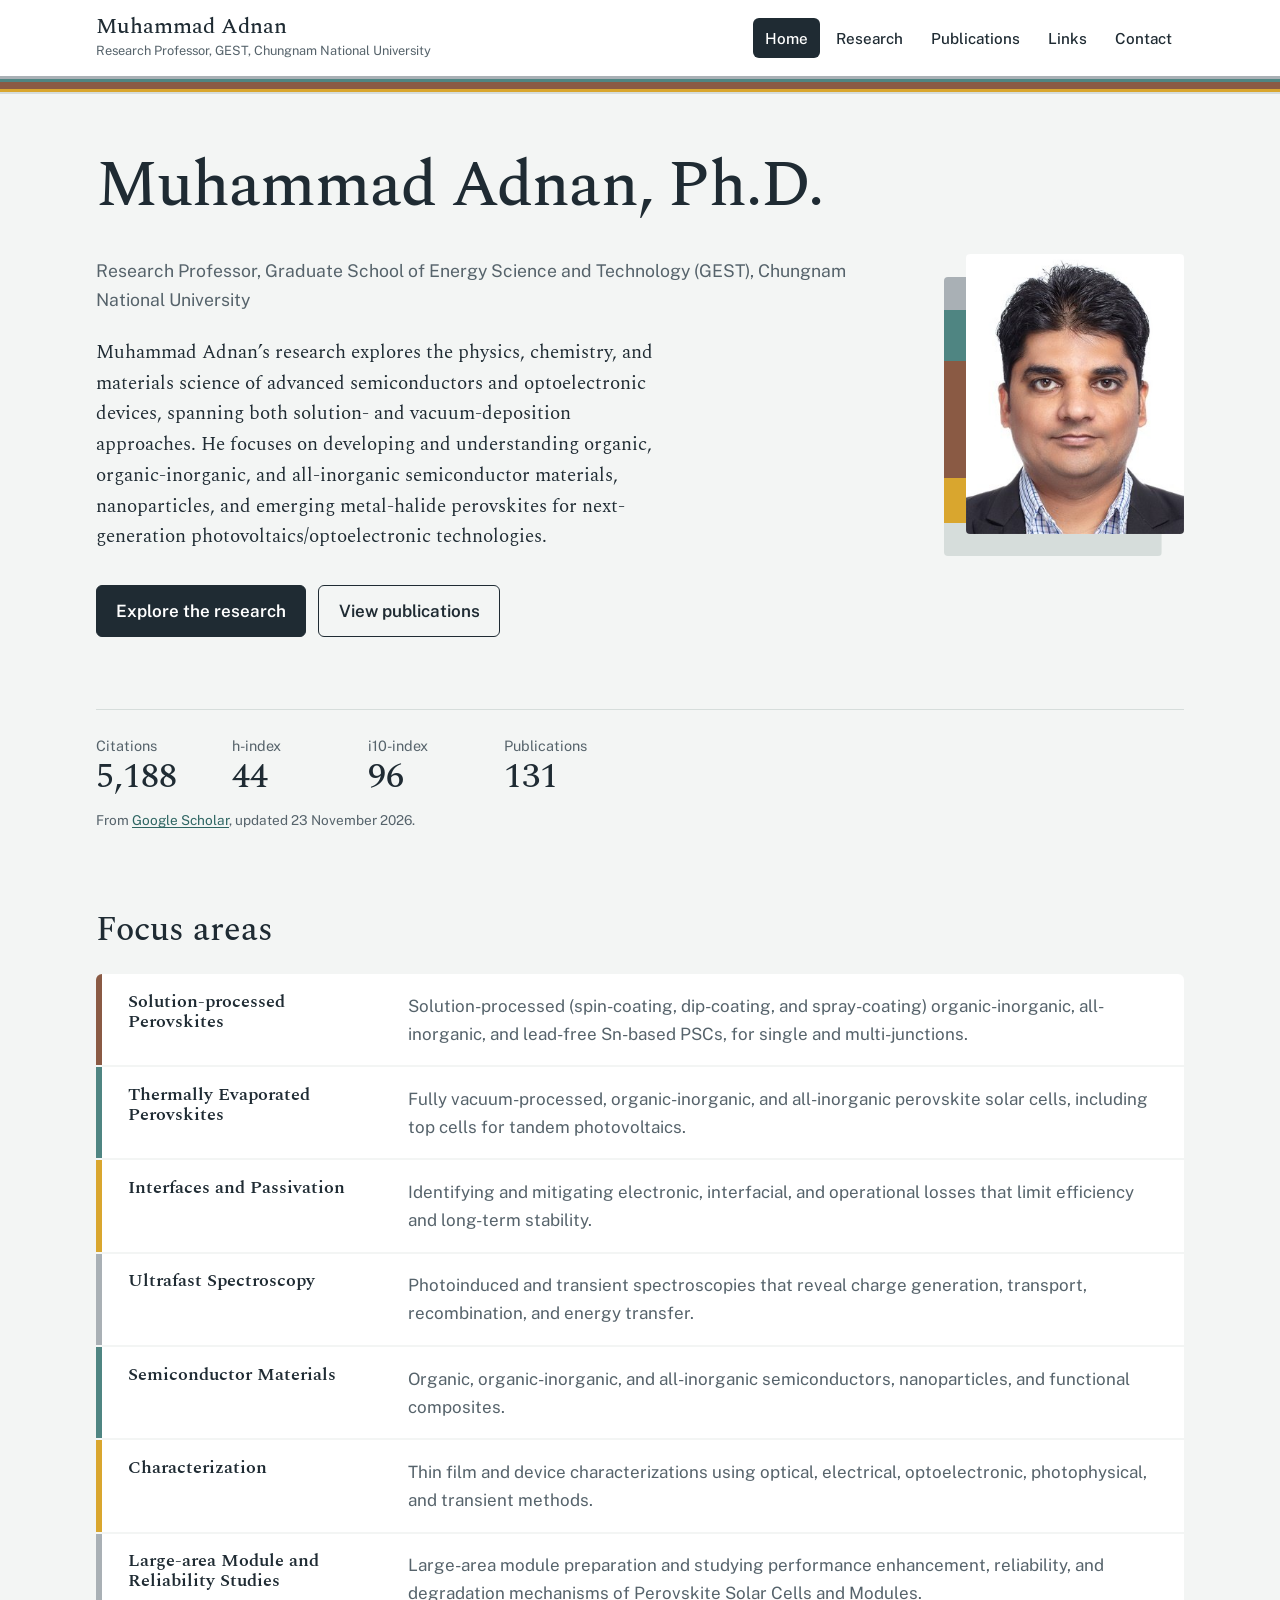
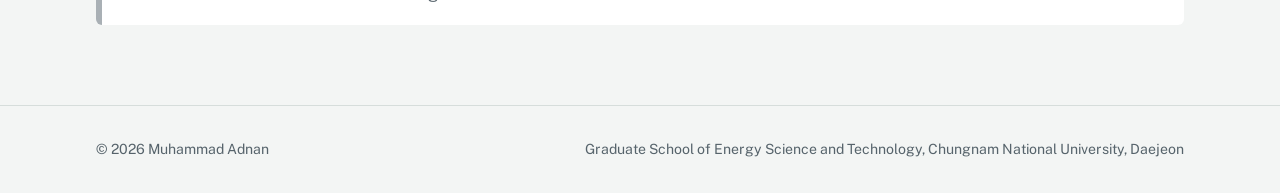
<file: index.html>
<!doctype html>
<html lang="en">
<head>
<meta charset="utf-8">
<meta name="viewport" content="width=device-width, initial-scale=1">
<title>Muhammad Adnan, Ph.D. | Perovskite photovoltaics and optoelectronics</title>
<meta name="description" content="Muhammad Adnan researches advanced semiconductors, metal-halide perovskites and next-generation photovoltaic devices at Chungnam National University.">
<link rel="icon" href="assets/img/favicon.svg" type="image/svg+xml">
<link rel="preconnect" href="https://fonts.googleapis.com">
<link rel="preconnect" href="https://fonts.gstatic.com" crossorigin>
<link href="https://fonts.googleapis.com/css2?family=Public+Sans:wght@400;500;600;700&family=Spectral:ital,wght@0,400;0,500;0,600;1,400&display=swap" rel="stylesheet">
<link rel="stylesheet" href="assets/css/style.css">
</head>
<body data-page="home">
<a class="skip" href="#main">Skip to content</a>
<header class="site-header">
  <div class="wrap">
    <a class="brand" href="index.html">Muhammad Adnan<small>Research Professor, GEST, Chungnam National University</small></a>
    <nav aria-label="Main">
      <ul>
        <li><a href="index.html" data-page="home">Home</a></li>
        <li><a href="research.html" data-page="research">Research</a></li>
        <li><a href="publications.html" data-page="publications">Publications</a></li>
        <li><a href="links.html" data-page="links">Links</a></li>
        <li><a href="contact.html" data-page="contact">Contact</a></li>
      </ul>
    </nav>
  </div>
  <div class="stack-rule" aria-hidden="true"><span></span><span></span><span></span><span></span><span></span></div>
</header>
<main id="main" class="wrap">

<section class="hero">
  <div>
    <h1>Muhammad Adnan, Ph.D.</h1>
    <p class="role">Research Professor, Graduate School of Energy Science and Technology (GEST), Chungnam National University</p>
    <p class="lede">Muhammad Adnan’s research explores the physics, chemistry, and materials science of advanced semiconductors and optoelectronic devices, spanning both solution- and vacuum-deposition approaches. He focuses on developing and understanding organic, organic-inorganic, and all-inorganic semiconductor materials, nanoparticles, and emerging metal-halide perovskites for next-generation photovoltaics/optoelectronic technologies.</p>
    <div class="actions">
      <a class="btn primary" href="research.html">Explore the research</a>
      <a class="btn" href="publications.html">View publications</a>
    </div>
  </div>
  <div class="portrait">
    <img src="assets/img/portrait.jpg" width="303" height="389" alt="Portrait of Muhammad Adnan">
  </div>
</section>

<section id="metrics" hidden aria-label="Research metrics">
  <dl class="metrics"></dl>
  <p class="metrics-note"></p>
</section>

<section class="focus">
  <h2>Focus areas</h2>
  <ul class="focus-list">
    <li style="--c: var(--pvk)"><h3>Solution-processed Perovskites</h3><p> Solution-processed (spin-coating, dip-coating, and spray-coating) organic-inorganic, all-inorganic, and lead-free Sn-based PSCs, for single and multi-junctions.</p></li>
    <li style="--c: var(--ito)"><h3>Thermally Evaporated Perovskites</h3><p>Fully vacuum-processed, organic-inorganic, and all-inorganic perovskite solar cells, including top cells for tandem photovoltaics.</p></li>
    <li style="--c: var(--pbi)"><h3>Interfaces and Passivation</h3><p> Identifying and mitigating electronic, interfacial, and operational losses that limit efficiency and long-term stability.</p></li>
    <li style="--c: var(--ag)"><h3>Ultrafast Spectroscopy</h3><p>Photoinduced and transient spectroscopies that reveal charge generation, transport, recombination, and energy transfer.</p></li>
    <li style="--c: var(--ito)"><h3>Semiconductor Materials</h3><p>Organic, organic-inorganic, and all-inorganic semiconductors, nanoparticles, and functional composites.</p></li>
    <li style="--c: var(--pbi)"><h3>Characterization</h3><p>Thin film and device characterizations using optical, electrical, optoelectronic, photophysical, and transient methods.</p></li>
    <li style="--c: var(--ag)"><h3>Large-area Module and Reliability Studies</h3><p>Large-area module preparation and studying performance enhancement, reliability, and degradation mechanisms of Perovskite Solar Cells and Modules.</p></li>
  </ul>
</section>
</main>
<footer class="site-footer">
  <div class="wrap">
    <span>&copy; <span data-year></span> Muhammad Adnan</span>
    <span>Graduate School of Energy Science and Technology, Chungnam National University, Daejeon</span>
  </div>
</footer>
<script src="assets/js/main.js" defer></script>
</body>
</html>
</file>
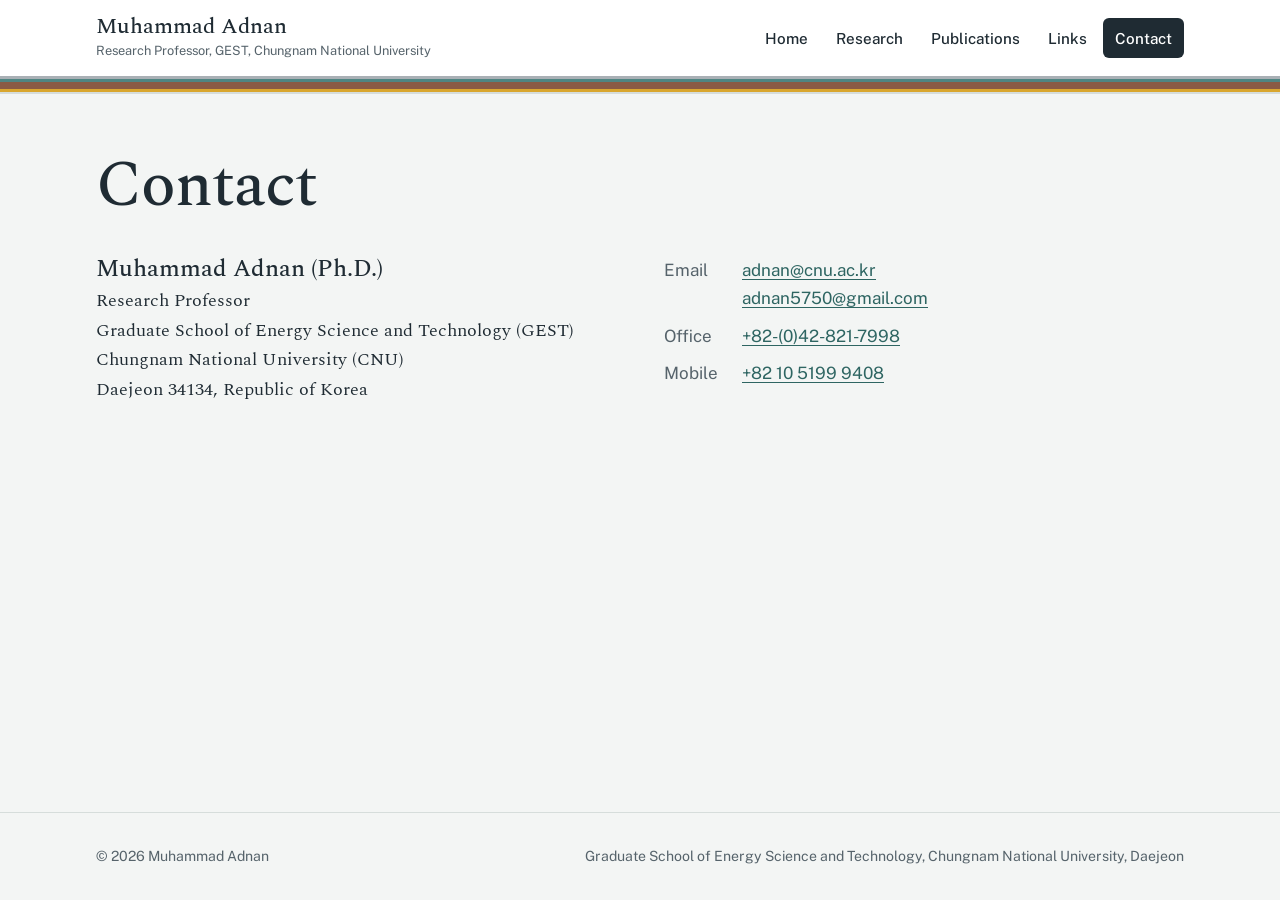
<file: contact.html>
<!doctype html>
<html lang="en">
<head>
<meta charset="utf-8">
<meta name="viewport" content="width=device-width, initial-scale=1">
<title>Contact | Muhammad Adnan</title>
<meta name="description" content="Contact details for Muhammad Adnan, Research Professor at GEST, Chungnam National University.">
<link rel="icon" href="assets/img/favicon.svg" type="image/svg+xml">
<link rel="preconnect" href="https://fonts.googleapis.com">
<link rel="preconnect" href="https://fonts.gstatic.com" crossorigin>
<link href="https://fonts.googleapis.com/css2?family=Public+Sans:wght@400;500;600;700&family=Spectral:ital,wght@0,400;0,500;0,600;1,400&display=swap" rel="stylesheet">
<link rel="stylesheet" href="assets/css/style.css">
</head>
<body data-page="contact">
<a class="skip" href="#main">Skip to content</a>
<header class="site-header">
  <div class="wrap">
    <a class="brand" href="index.html">Muhammad Adnan<small>Research Professor, GEST, Chungnam National University</small></a>
    <nav aria-label="Main">
      <ul>
        <li><a href="index.html" data-page="home">Home</a></li>
        <li><a href="research.html" data-page="research">Research</a></li>
        <li><a href="publications.html" data-page="publications">Publications</a></li>
        <li><a href="links.html" data-page="links">Links</a></li>
        <li><a href="contact.html" data-page="contact">Contact</a></li>
      </ul>
    </nav>
  </div>
  <div class="stack-rule" aria-hidden="true"><span></span><span></span><span></span><span></span><span></span></div>
</header>
<main id="main" class="wrap">

<header class="page-title"><h1>Contact</h1></header>
<div class="two-col">
  <section>
    <h2 class="contact-name">Muhammad Adnan (Ph.D.)</h2>
    <address>
      Research Professor<br>
      Graduate School of Energy Science and Technology (GEST)<br>
      Chungnam National University (CNU)<br>
      Daejeon 34134, Republic of Korea
    </address>
  </section>
  <section>
    <dl class="contact-rows">
      <dt>Email</dt>
      <dd><a href="mailto:adnan@cnu.ac.kr">adnan@cnu.ac.kr</a><br><a href="mailto:adnan5750@gmail.com">adnan5750@gmail.com</a></dd>
      <dt>Office</dt>
      <dd><a href="tel:+82428217998">+82-(0)42-821-7998</a></dd>
      <dt>Mobile</dt>
      <dd><a href="tel:+821051999408">+82 10 5199 9408</a></dd>
    </dl>
  </section>
</div>
</main>
<footer class="site-footer">
  <div class="wrap">
    <span>&copy; <span data-year></span> Muhammad Adnan</span>
    <span>Graduate School of Energy Science and Technology, Chungnam National University, Daejeon</span>
  </div>
</footer>
<script src="assets/js/main.js" defer></script>
</body>
</html>
</file>
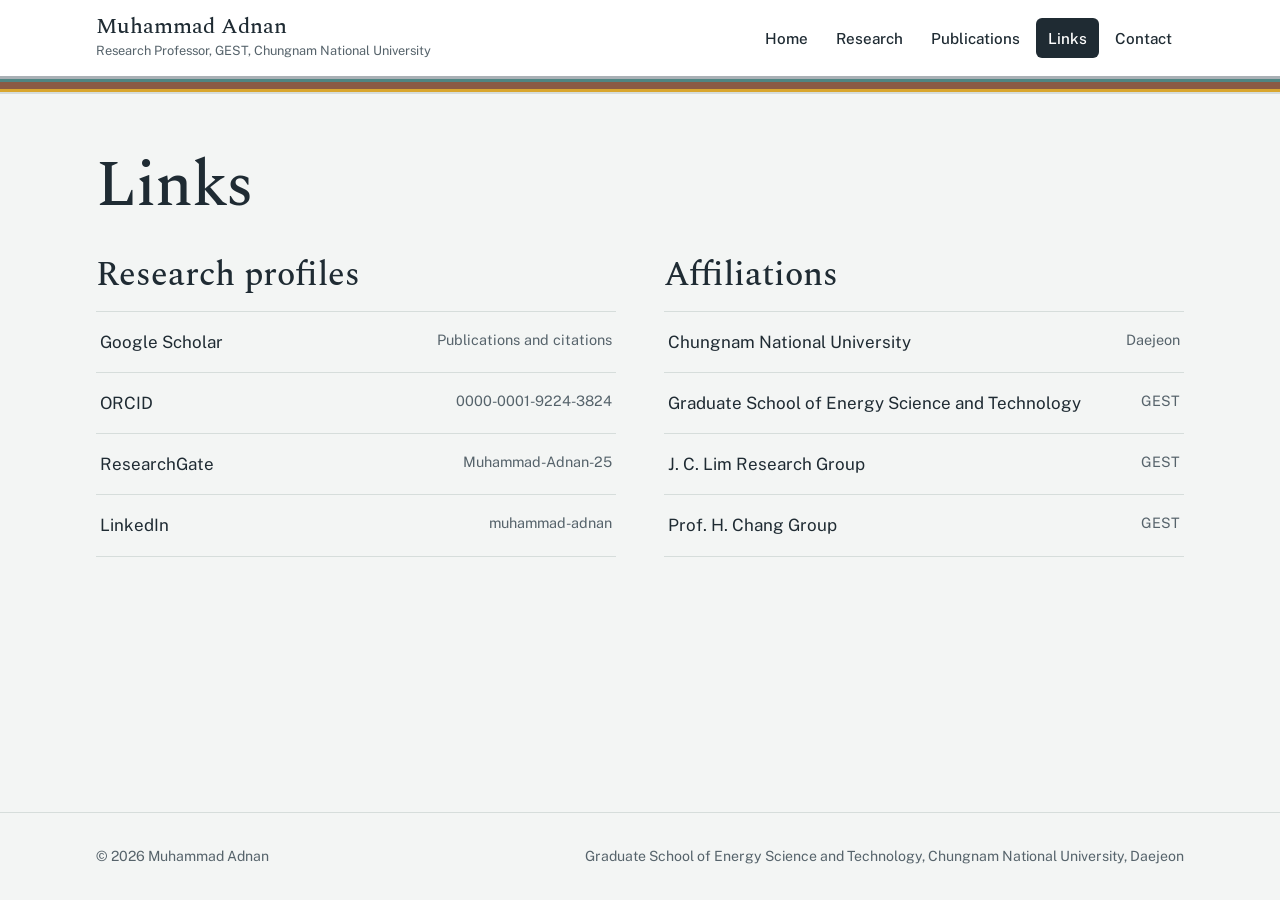
<file: links.html>
<!doctype html>
<html lang="en">
<head>
<meta charset="utf-8">
<meta name="viewport" content="width=device-width, initial-scale=1">
<title>Links | Muhammad Adnan</title>
<meta name="description" content="Research profiles and affiliations of Muhammad Adnan.">
<link rel="icon" href="assets/img/favicon.svg" type="image/svg+xml">
<link rel="preconnect" href="https://fonts.googleapis.com">
<link rel="preconnect" href="https://fonts.gstatic.com" crossorigin>
<link href="https://fonts.googleapis.com/css2?family=Public+Sans:wght@400;500;600;700&family=Spectral:ital,wght@0,400;0,500;0,600;1,400&display=swap" rel="stylesheet">
<link rel="stylesheet" href="assets/css/style.css">
</head>
<body data-page="links">
<a class="skip" href="#main">Skip to content</a>
<header class="site-header">
  <div class="wrap">
    <a class="brand" href="index.html">Muhammad Adnan<small>Research Professor, GEST, Chungnam National University</small></a>
    <nav aria-label="Main">
      <ul>
        <li><a href="index.html" data-page="home">Home</a></li>
        <li><a href="research.html" data-page="research">Research</a></li>
        <li><a href="publications.html" data-page="publications">Publications</a></li>
        <li><a href="links.html" data-page="links">Links</a></li>
        <li><a href="contact.html" data-page="contact">Contact</a></li>
      </ul>
    </nav>
  </div>
  <div class="stack-rule" aria-hidden="true"><span></span><span></span><span></span><span></span><span></span></div>
</header>
<main id="main" class="wrap">

<header class="page-title"><h1>Links</h1></header>
<div class="two-col">
  <section>
    <h2>Research profiles</h2>
    <ul class="link-list">
      <li><a href="https://scholar.google.com/citations?user=IPrRziQAAAAJ&amp;hl=en"><span>Google Scholar</span><span class="meta">Publications and citations</span></a></li>
      <li><a href="https://orcid.org/0000-0001-9224-3824"><span>ORCID</span><span class="meta">0000-0001-9224-3824</span></a></li>
      <li><a href="https://www.researchgate.net/profile/Muhammad-Adnan-25"><span>ResearchGate</span><span class="meta">Muhammad-Adnan-25</span></a></li>
      <li><a href="https://www.linkedin.com/in/muhammad-adnan-33927192/"><span>LinkedIn</span><span class="meta">muhammad-adnan</span></a></li>
    </ul>
  </section>
  <section>
    <h2>Affiliations</h2>
    <!-- Add URLs: replace <span class="item"> with <a href="..."> -->
    <ul class="link-list">
      <li><span class="item"><span>Chungnam National University</span><span class="meta">Daejeon</span></span></li>
      <li><span class="item"><span>Graduate School of Energy Science and Technology</span><span class="meta">GEST</span></span></li>
      <li><span class="item"><span>J. C. Lim Research Group</span><span class="meta">GEST</span></span></li>
      <li><span class="item"><span>Prof. H. Chang Group</span><span class="meta">GEST</span></span></li>
    </ul>
  </section>
</div>
</main>
<footer class="site-footer">
  <div class="wrap">
    <span>&copy; <span data-year></span> Muhammad Adnan</span>
    <span>Graduate School of Energy Science and Technology, Chungnam National University, Daejeon</span>
  </div>
</footer>
<script src="assets/js/main.js" defer></script>
</body>
</html>
</file>
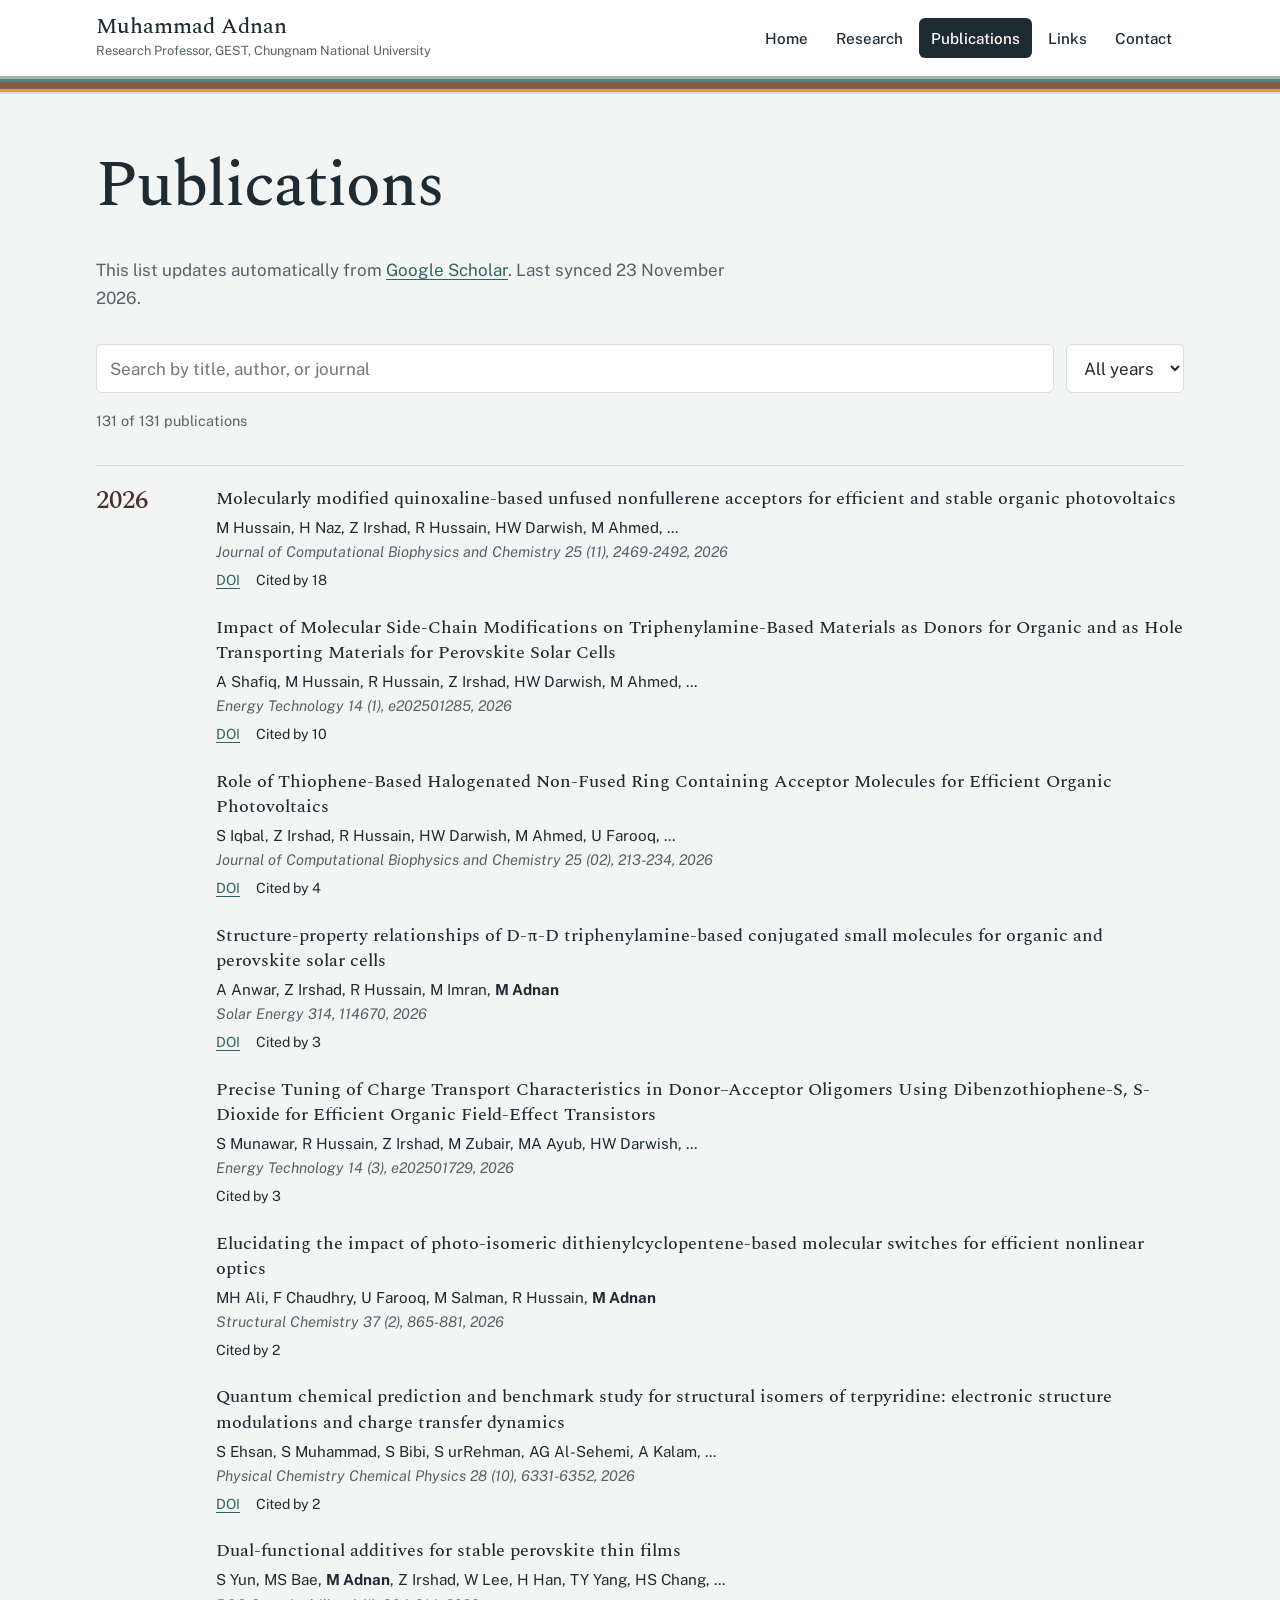
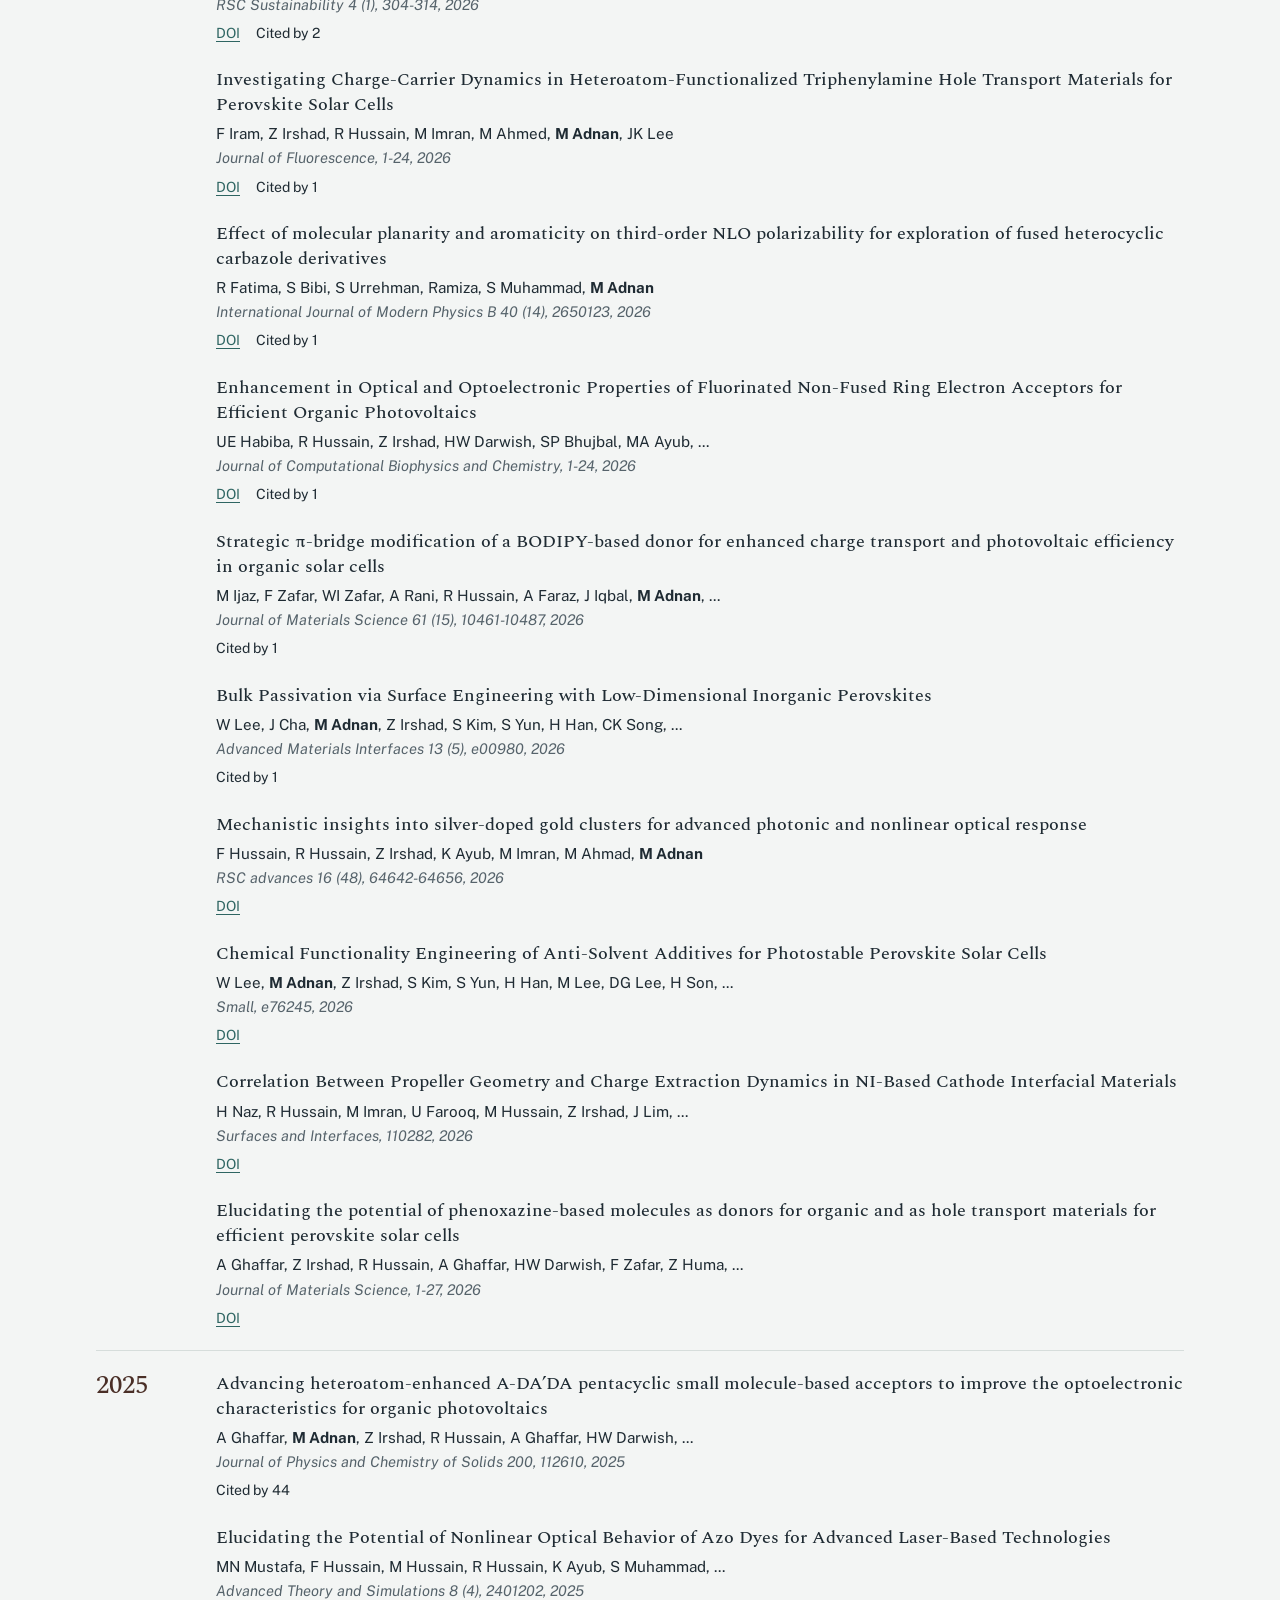
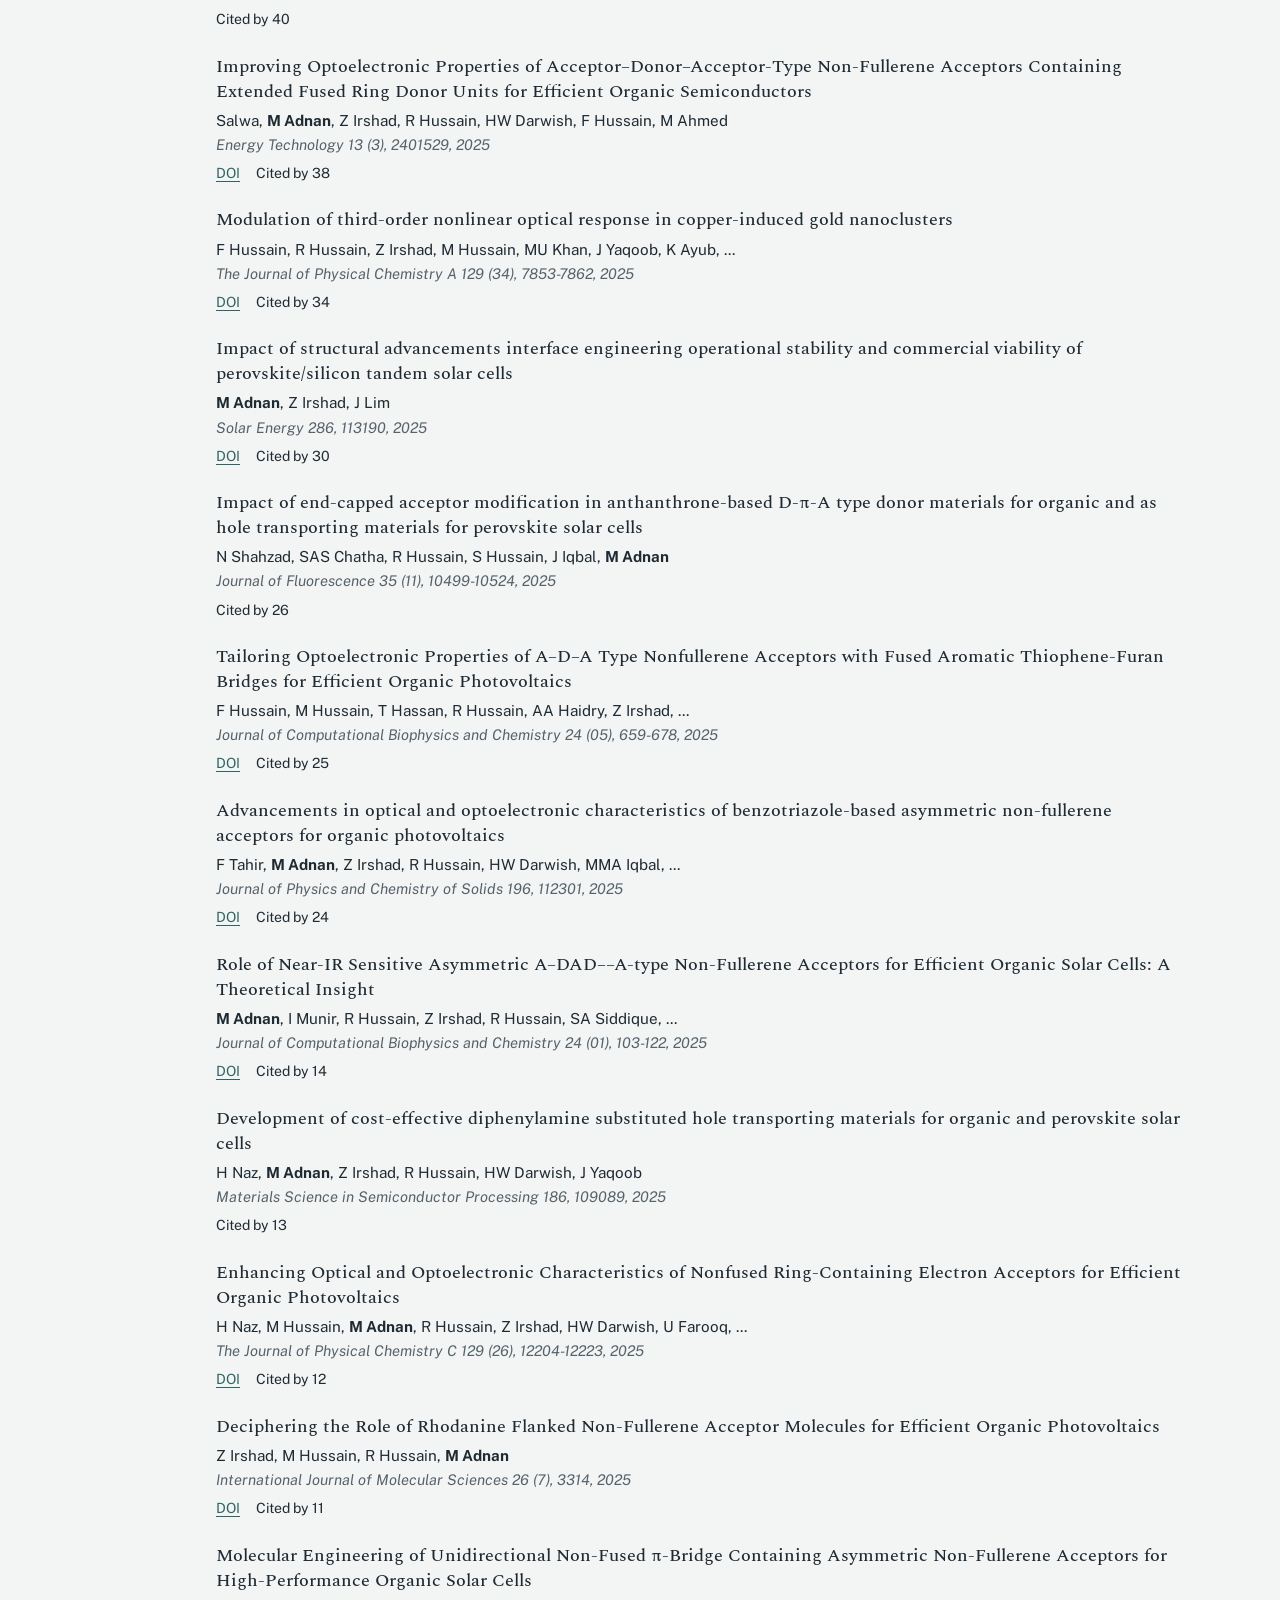
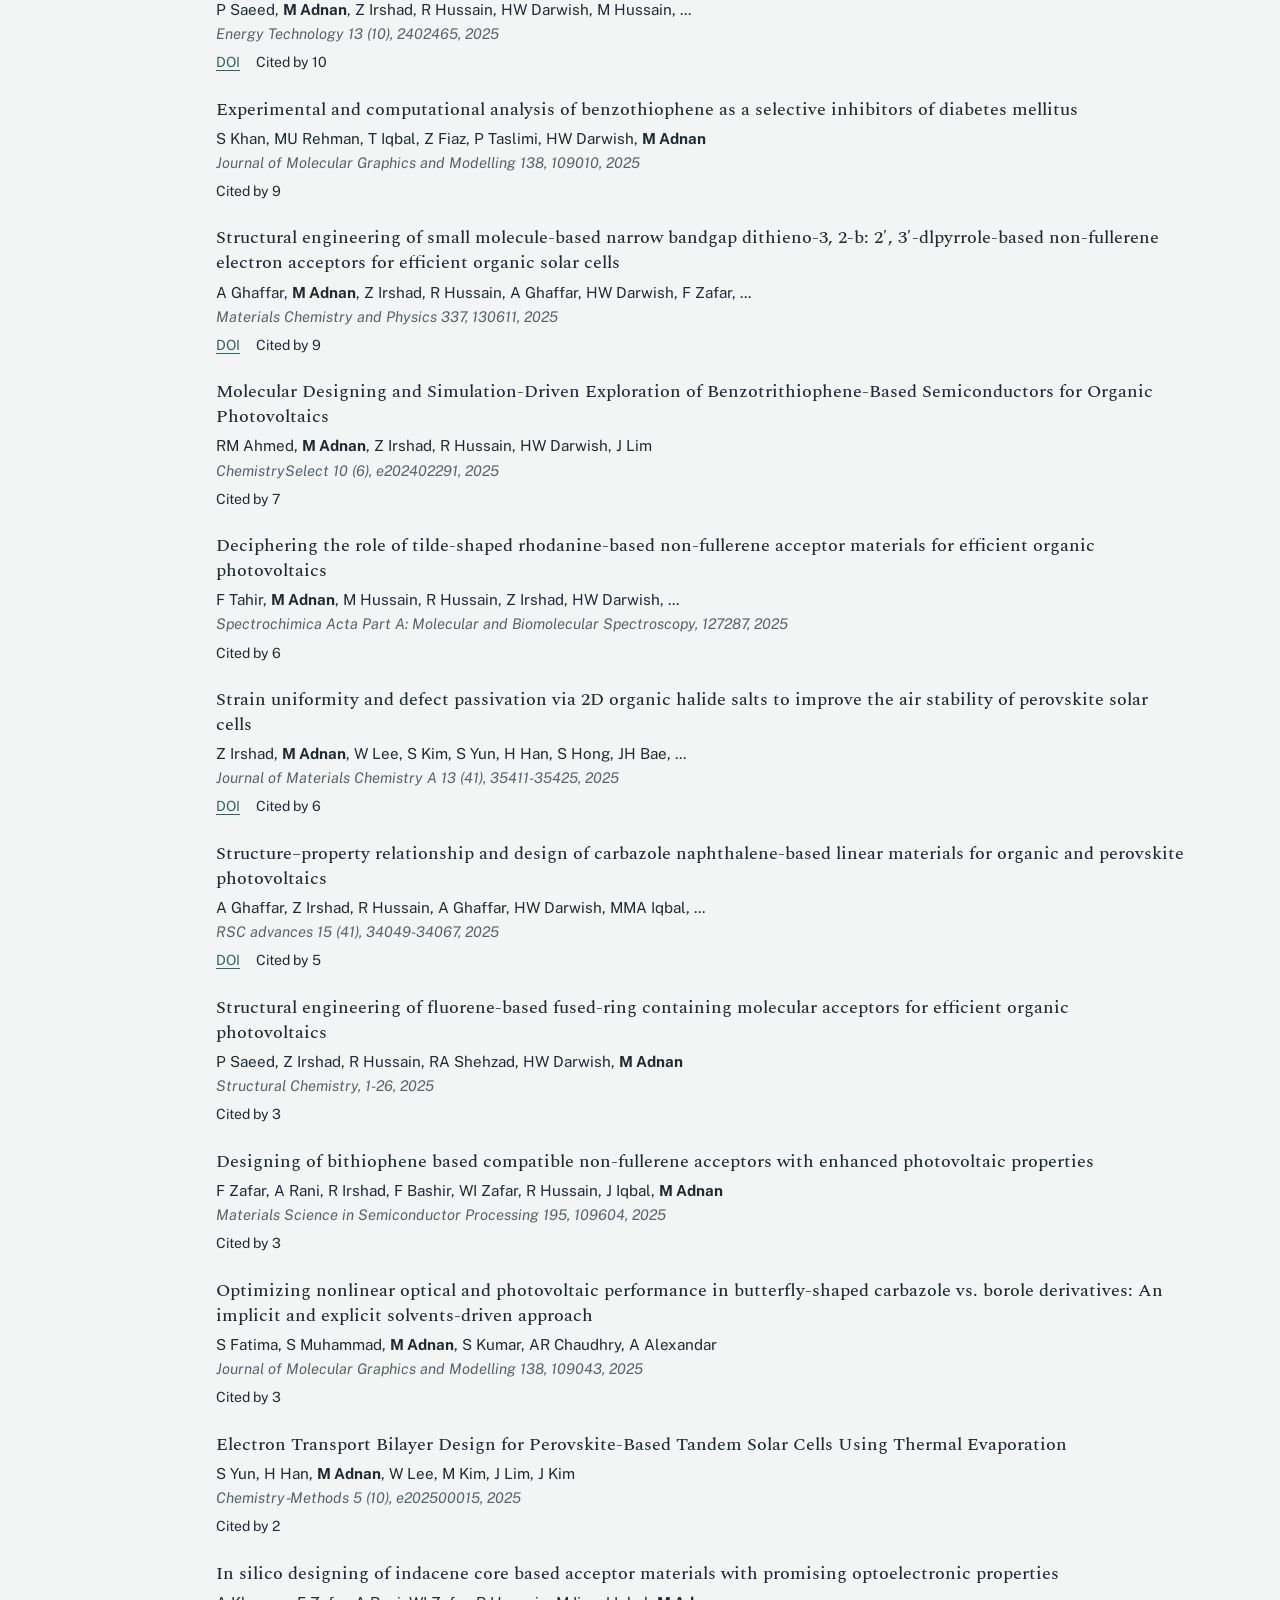
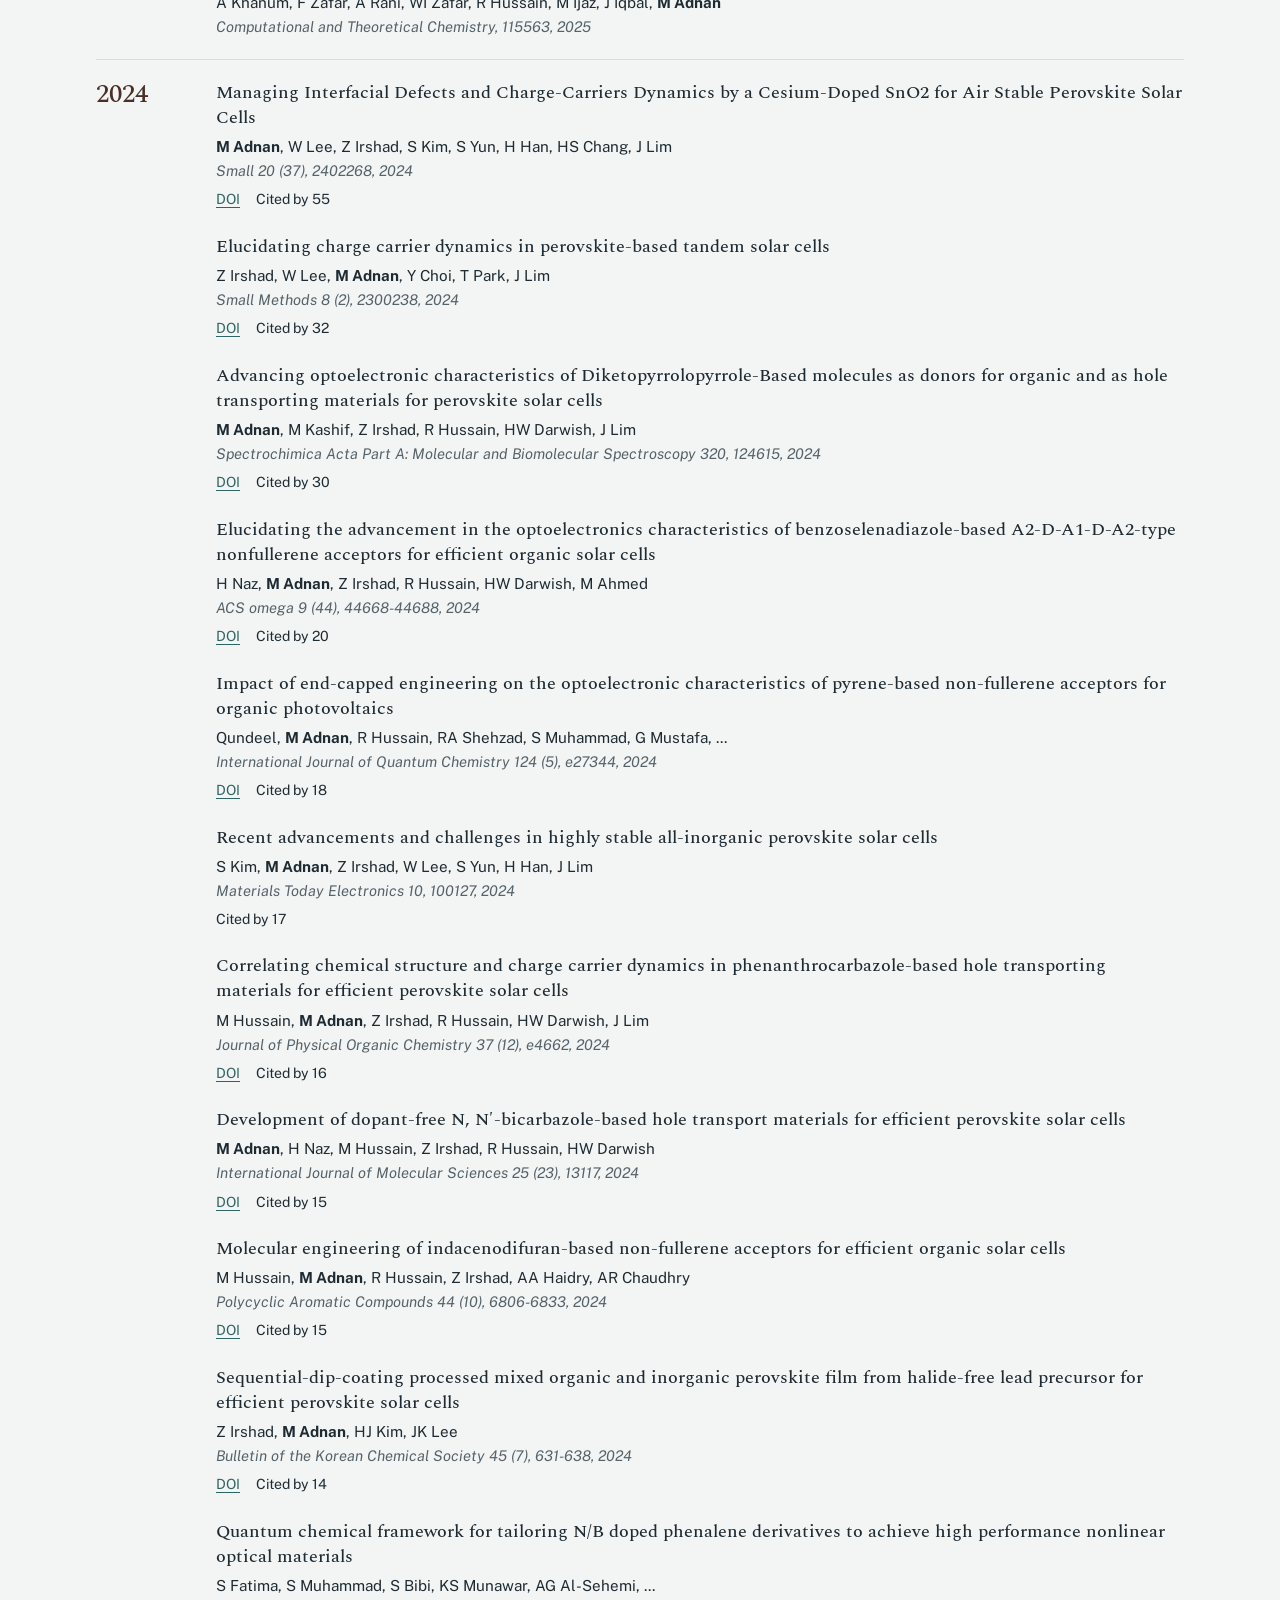
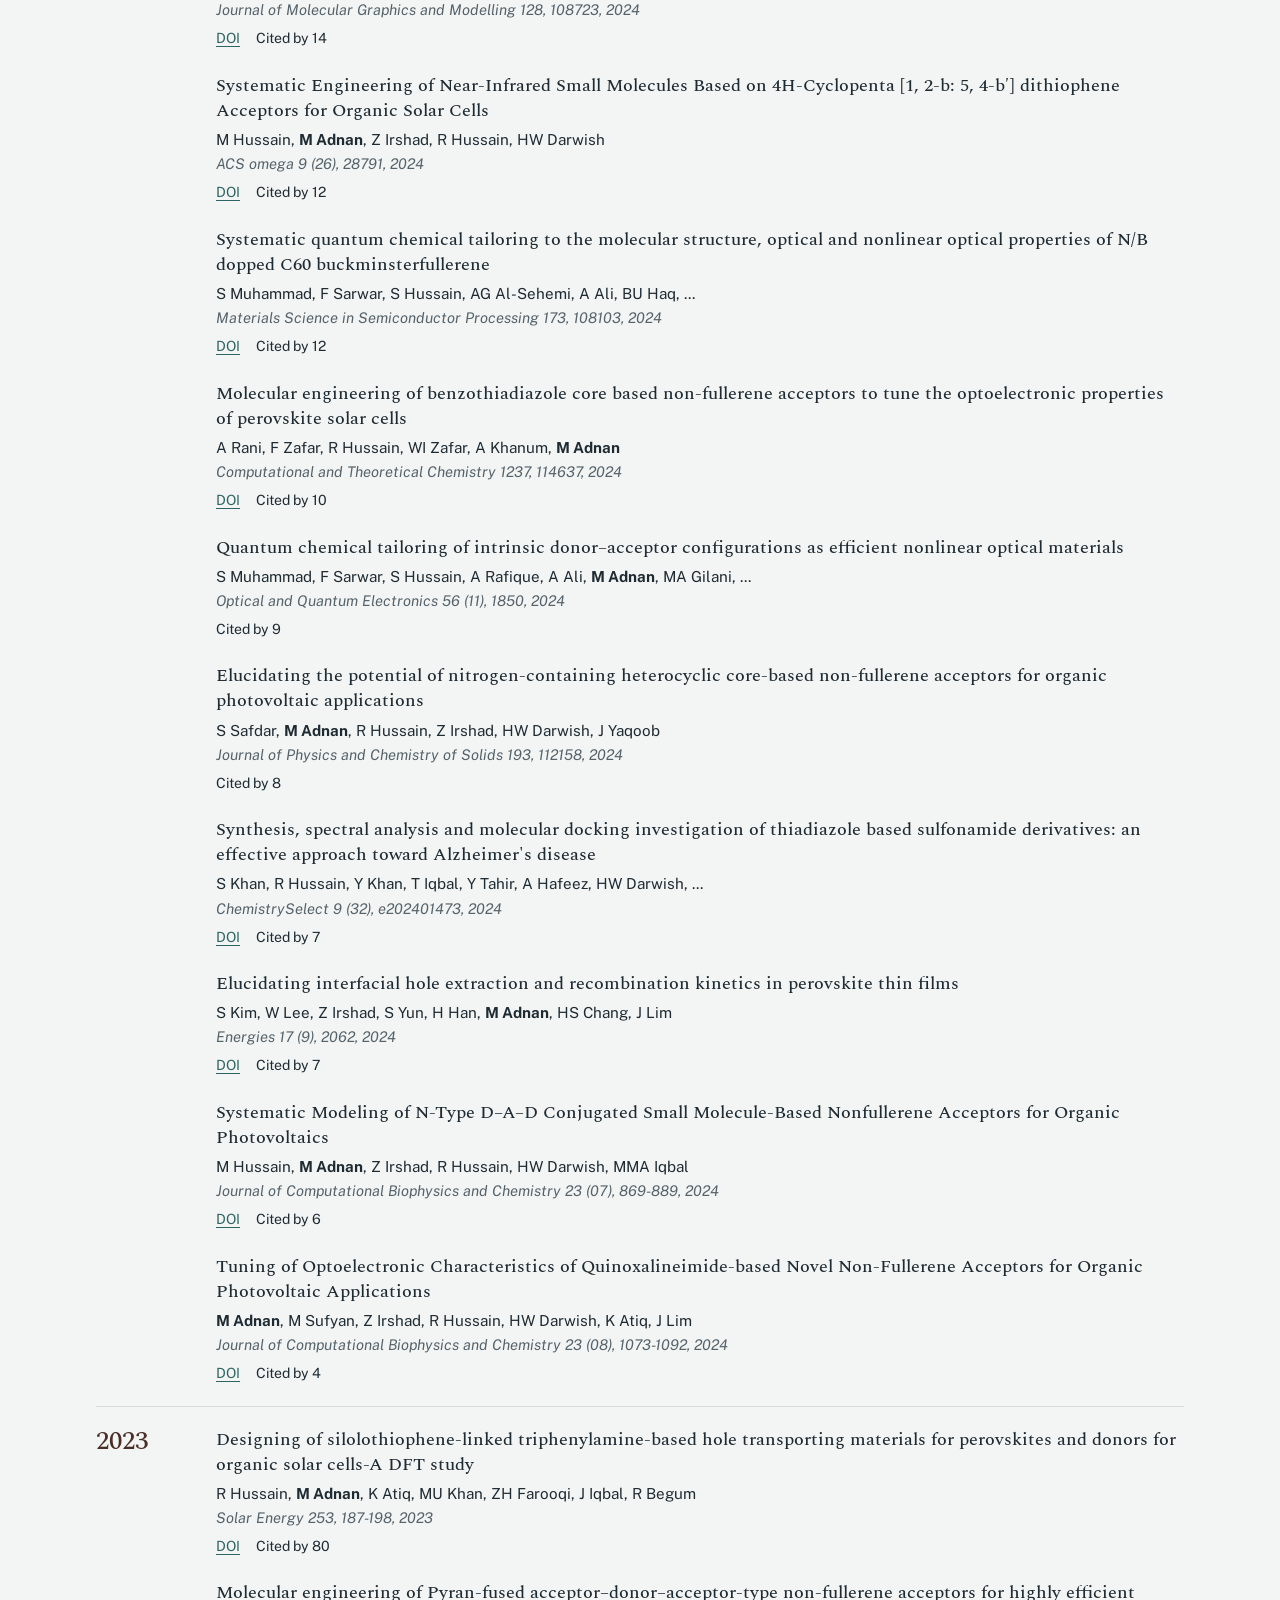
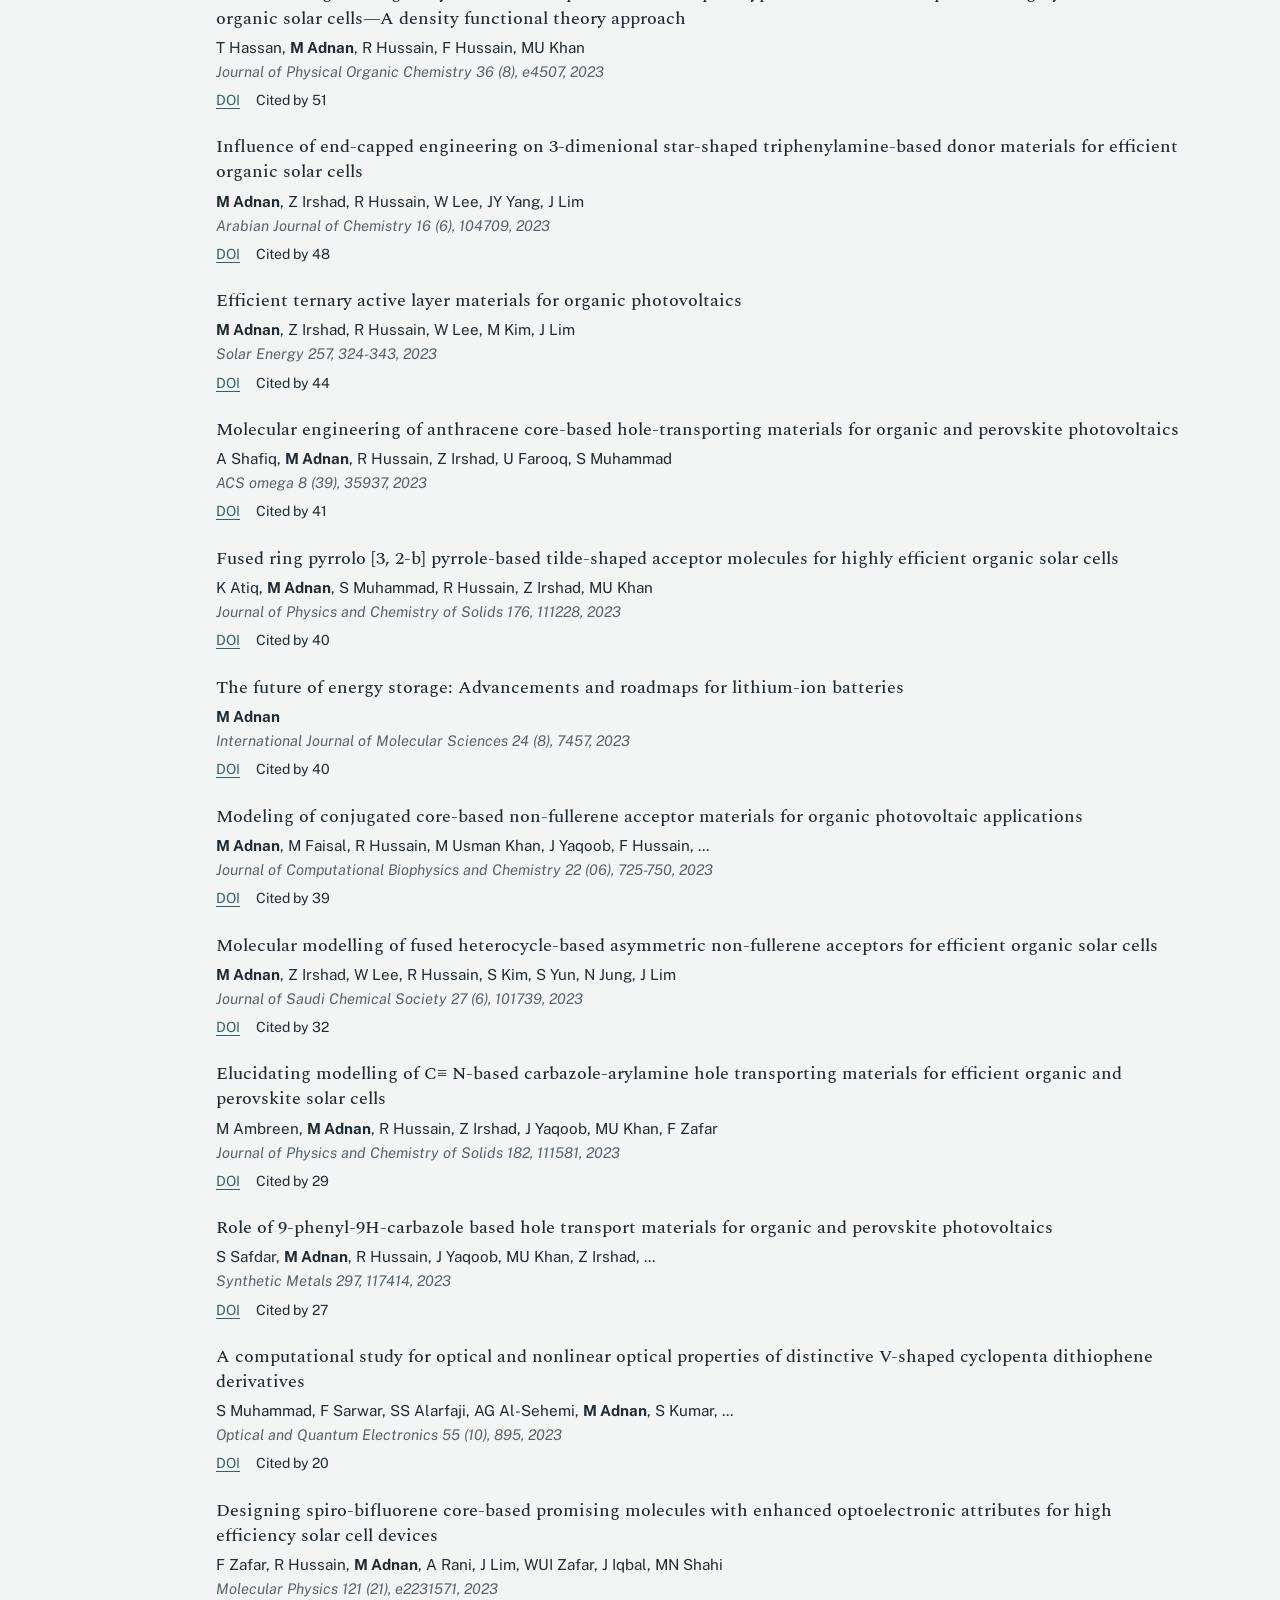
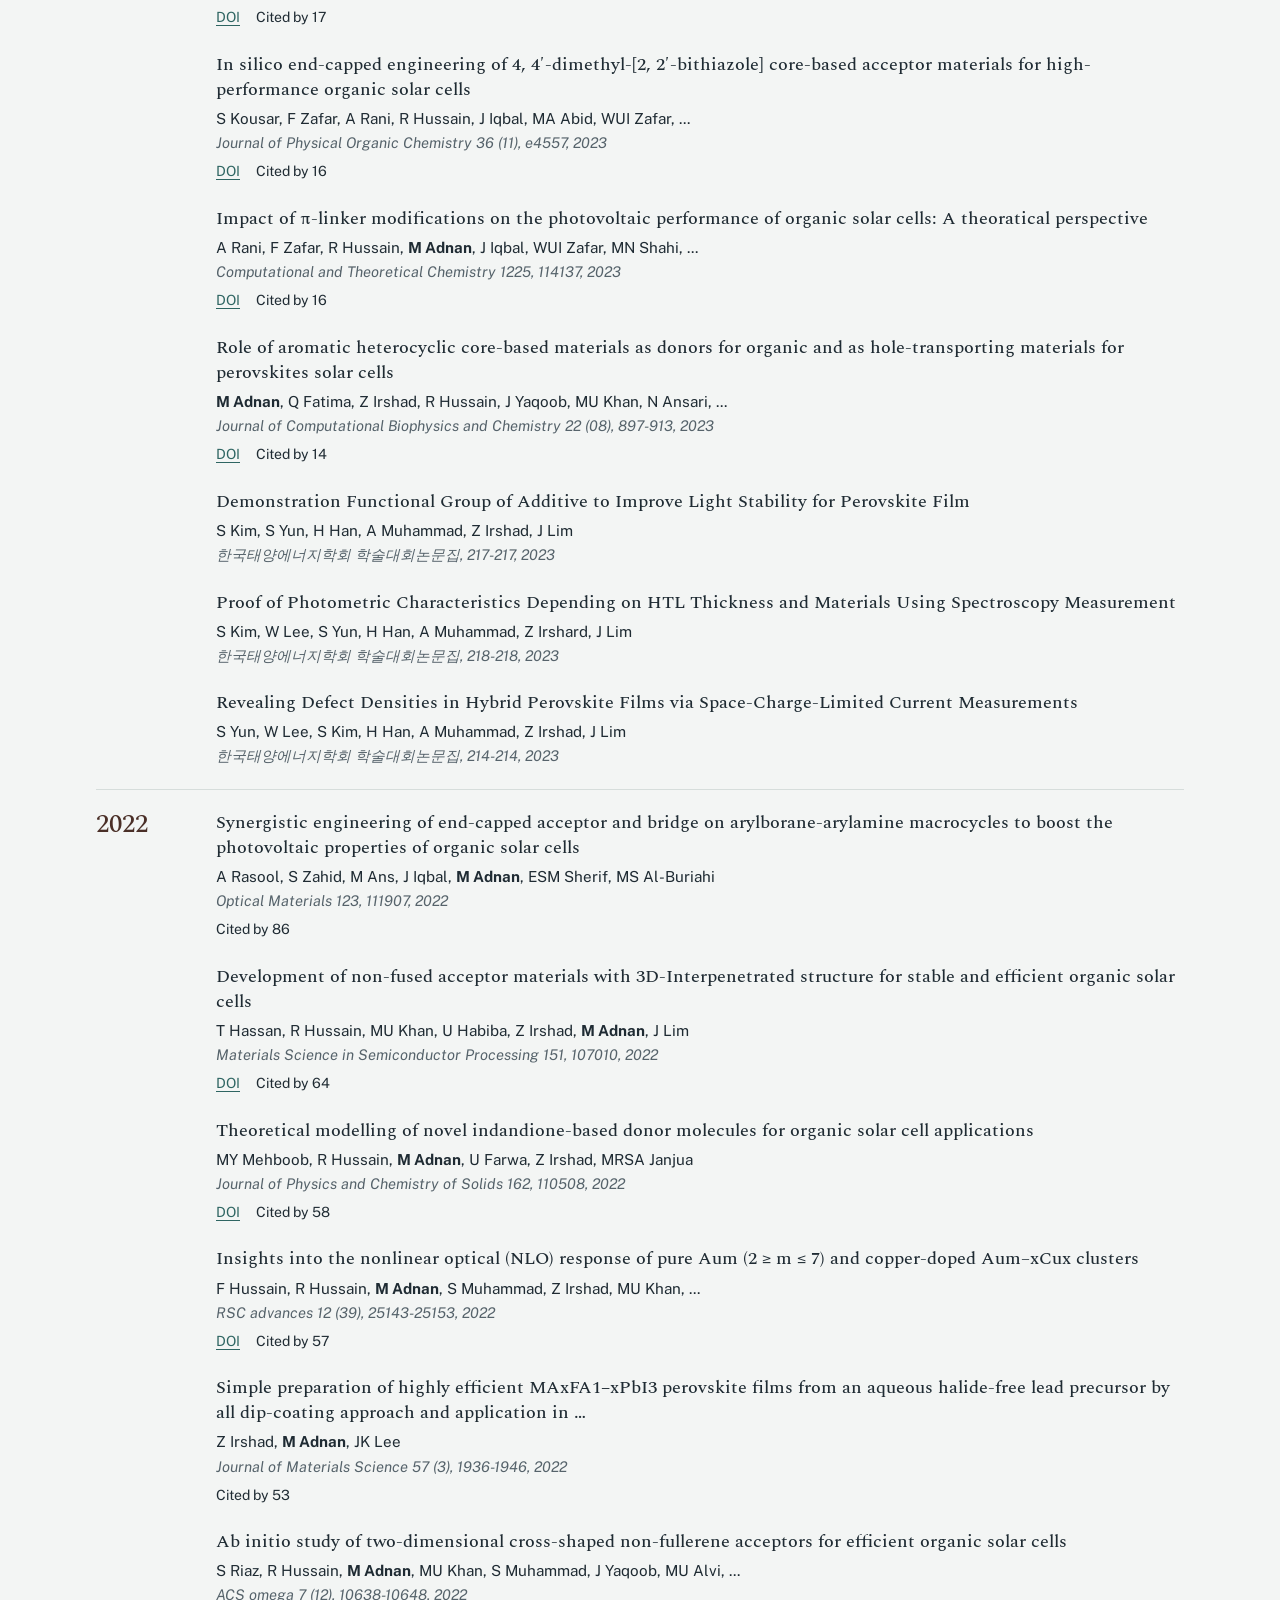
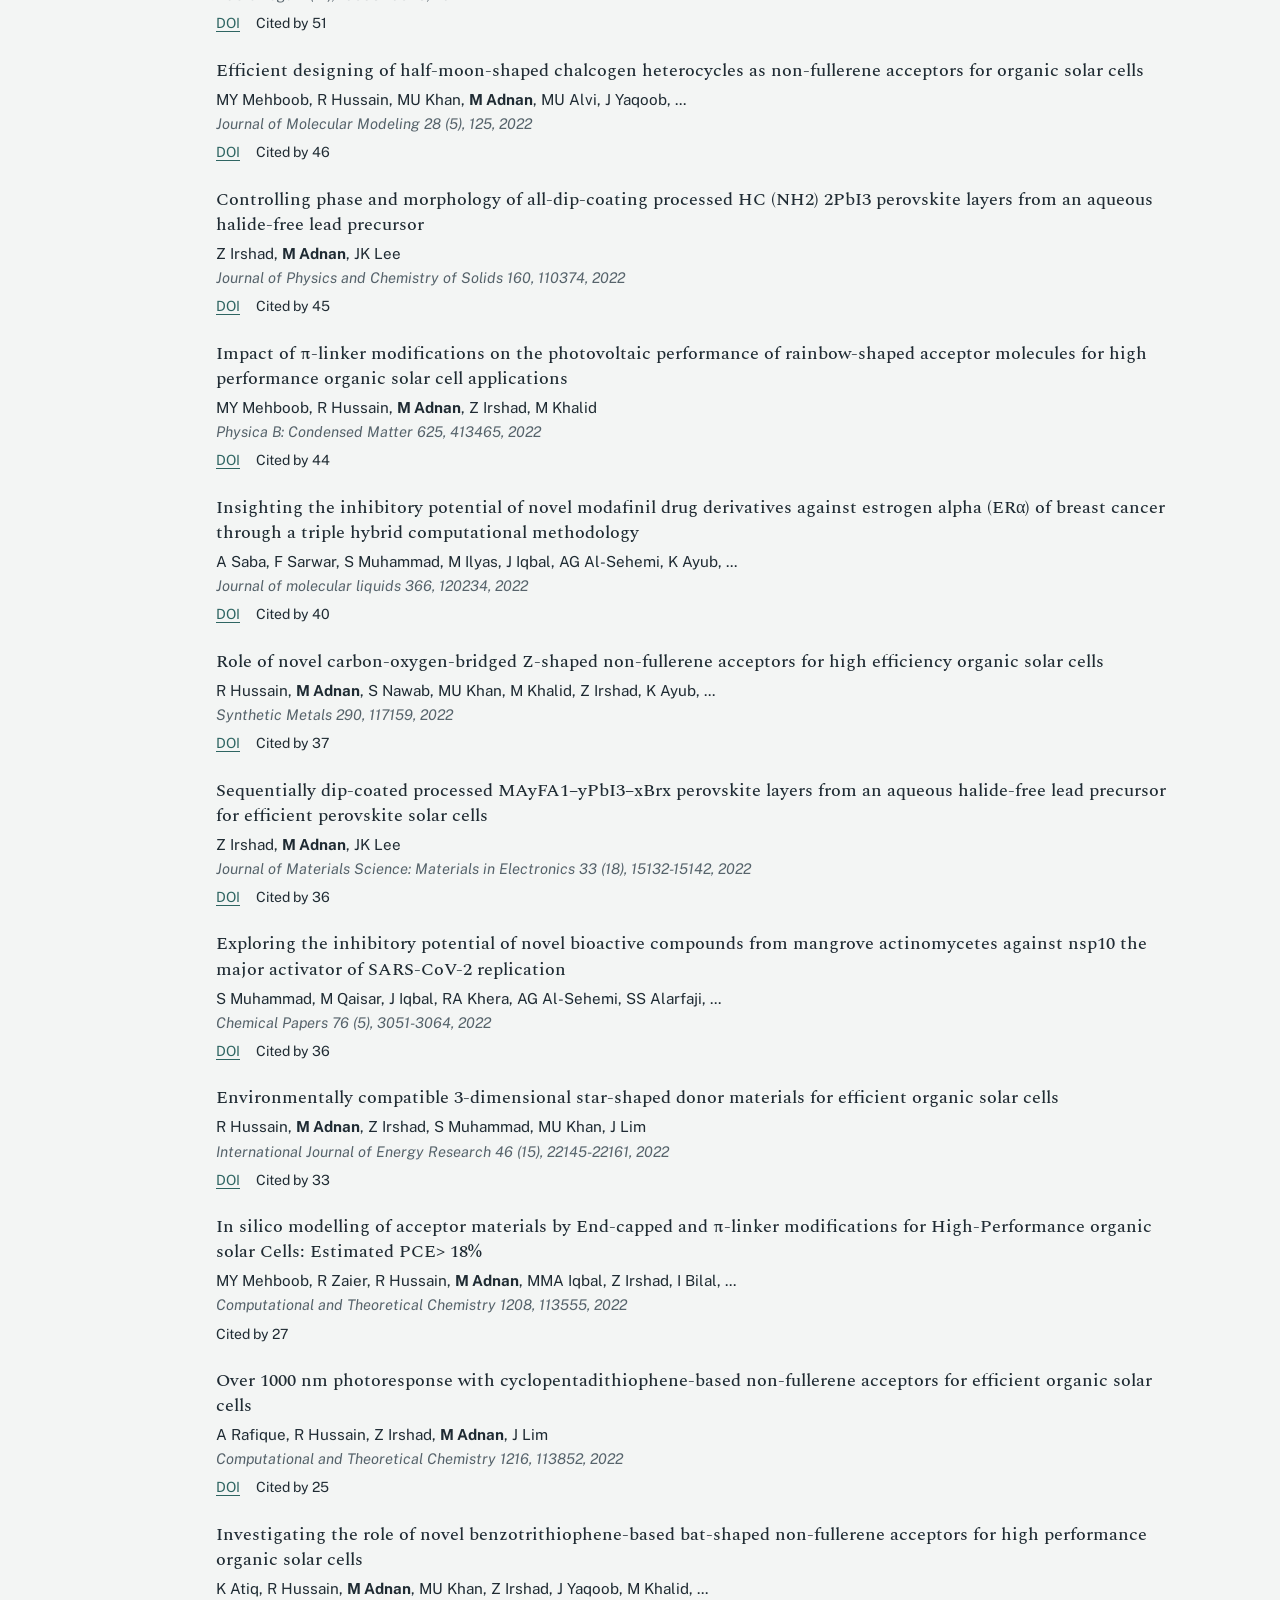
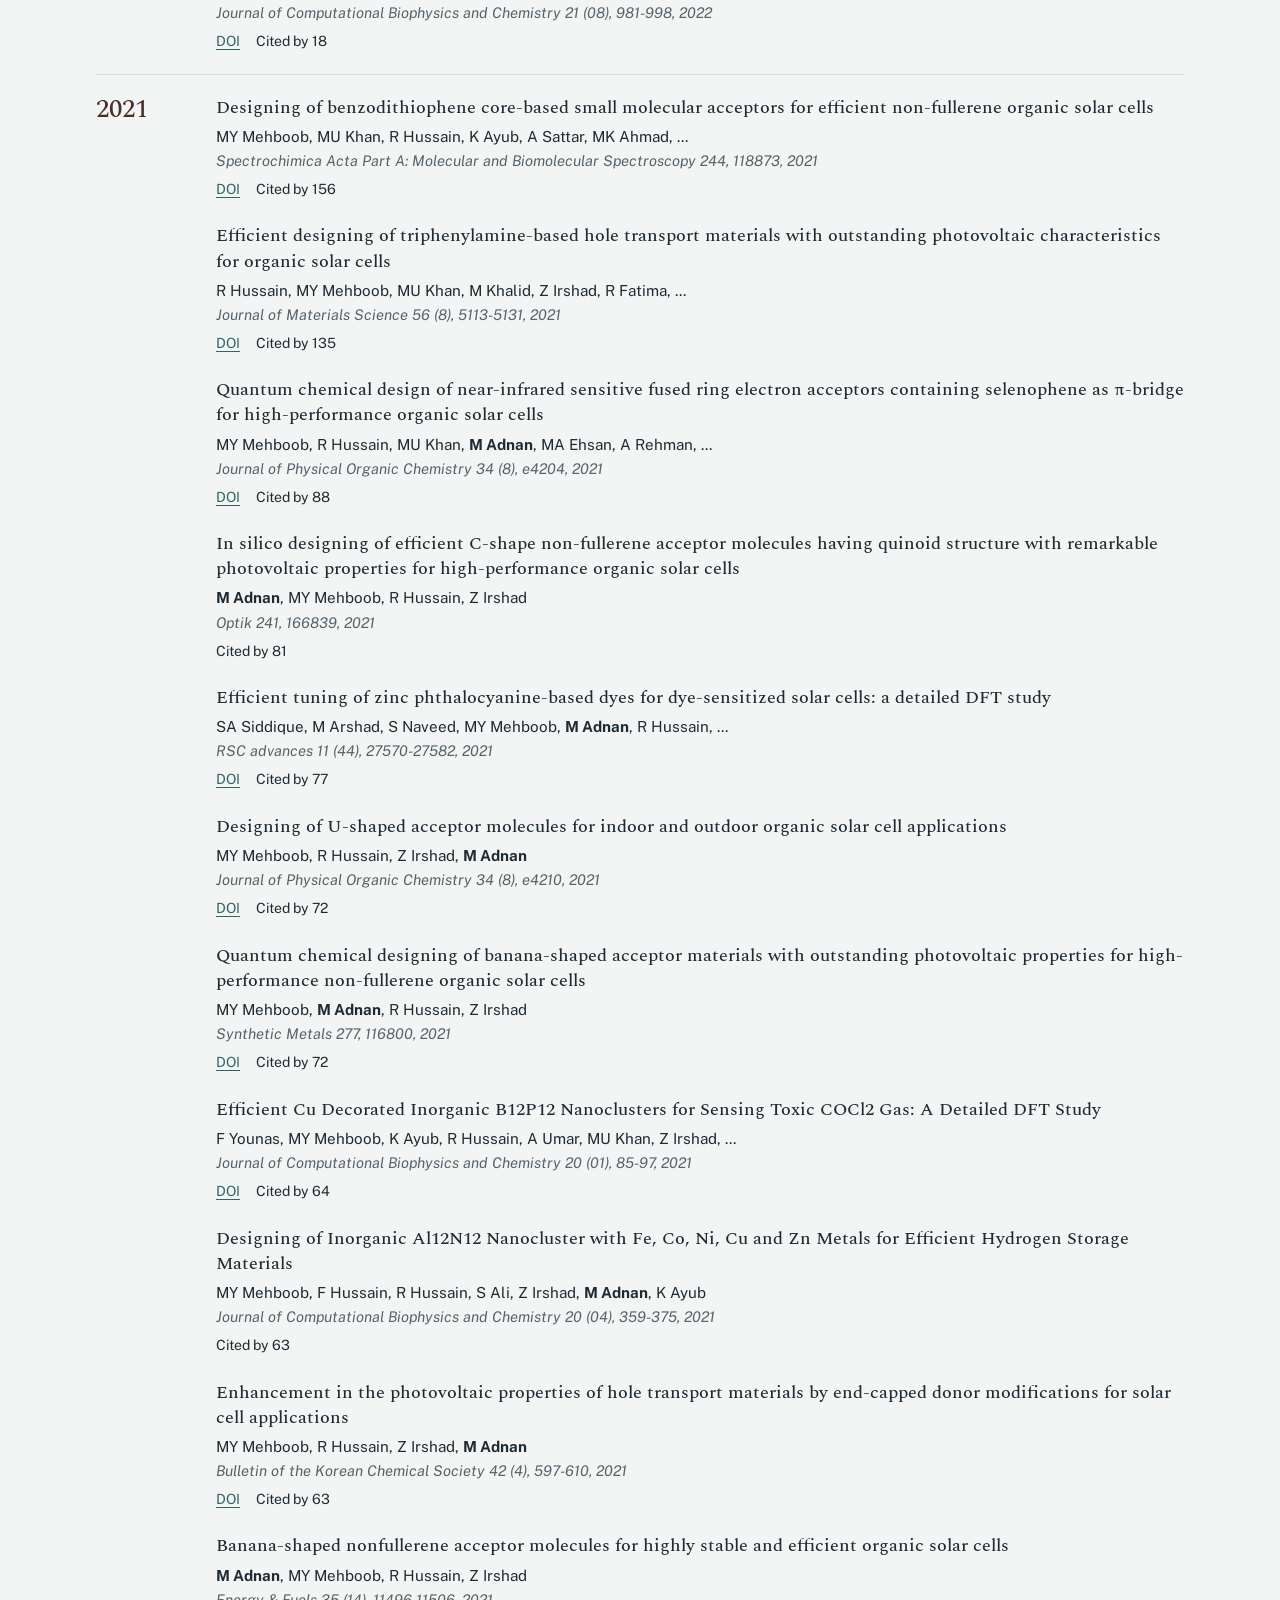
<file: publications.html>
<!doctype html>
<html lang="en">
<head>
<meta charset="utf-8">
<meta name="viewport" content="width=device-width, initial-scale=1">
<title>Publications | Muhammad Adnan</title>
<meta name="description" content="Publications by Muhammad Adnan, synced automatically from Google Scholar.">
<link rel="icon" href="assets/img/favicon.svg" type="image/svg+xml">
<link rel="preconnect" href="https://fonts.googleapis.com">
<link rel="preconnect" href="https://fonts.gstatic.com" crossorigin>
<link href="https://fonts.googleapis.com/css2?family=Public+Sans:wght@400;500;600;700&family=Spectral:ital,wght@0,400;0,500;0,600;1,400&display=swap" rel="stylesheet">
<link rel="stylesheet" href="assets/css/style.css">
</head>
<body data-page="publications">
<a class="skip" href="#main">Skip to content</a>
<header class="site-header">
  <div class="wrap">
    <a class="brand" href="index.html">Muhammad Adnan<small>Research Professor, GEST, Chungnam National University</small></a>
    <nav aria-label="Main">
      <ul>
        <li><a href="index.html" data-page="home">Home</a></li>
        <li><a href="research.html" data-page="research">Research</a></li>
        <li><a href="publications.html" data-page="publications">Publications</a></li>
        <li><a href="links.html" data-page="links">Links</a></li>
        <li><a href="contact.html" data-page="contact">Contact</a></li>
      </ul>
    </nav>
  </div>
  <div class="stack-rule" aria-hidden="true"><span></span><span></span><span></span><span></span><span></span></div>
</header>
<main id="main" class="wrap">

<header class="page-title">
  <h1>Publications</h1>
  <p>This list updates automatically from <a href="https://scholar.google.com/citations?user=IPrRziQAAAAJ&amp;hl=en">Google Scholar</a>. <span id="pub-updated"></span></p>
</header>

<div class="pub-tools" hidden>
  <label class="skip" for="pub-search">Search publications</label>
  <input id="pub-search" type="search" placeholder="Search by title, author, or journal" autocomplete="off">
  <label class="skip" for="pub-year">Filter by year</label>
  <select id="pub-year"><option value="">All years</option></select>
</div>
<p id="pub-count" class="pub-count" aria-live="polite"></p>
<div id="pub-list"></div>
</main>
<footer class="site-footer">
  <div class="wrap">
    <span>&copy; <span data-year></span> Muhammad Adnan</span>
    <span>Graduate School of Energy Science and Technology, Chungnam National University, Daejeon</span>
  </div>
</footer>
<script src="assets/js/main.js" defer></script>
</body>
</html>
</file>
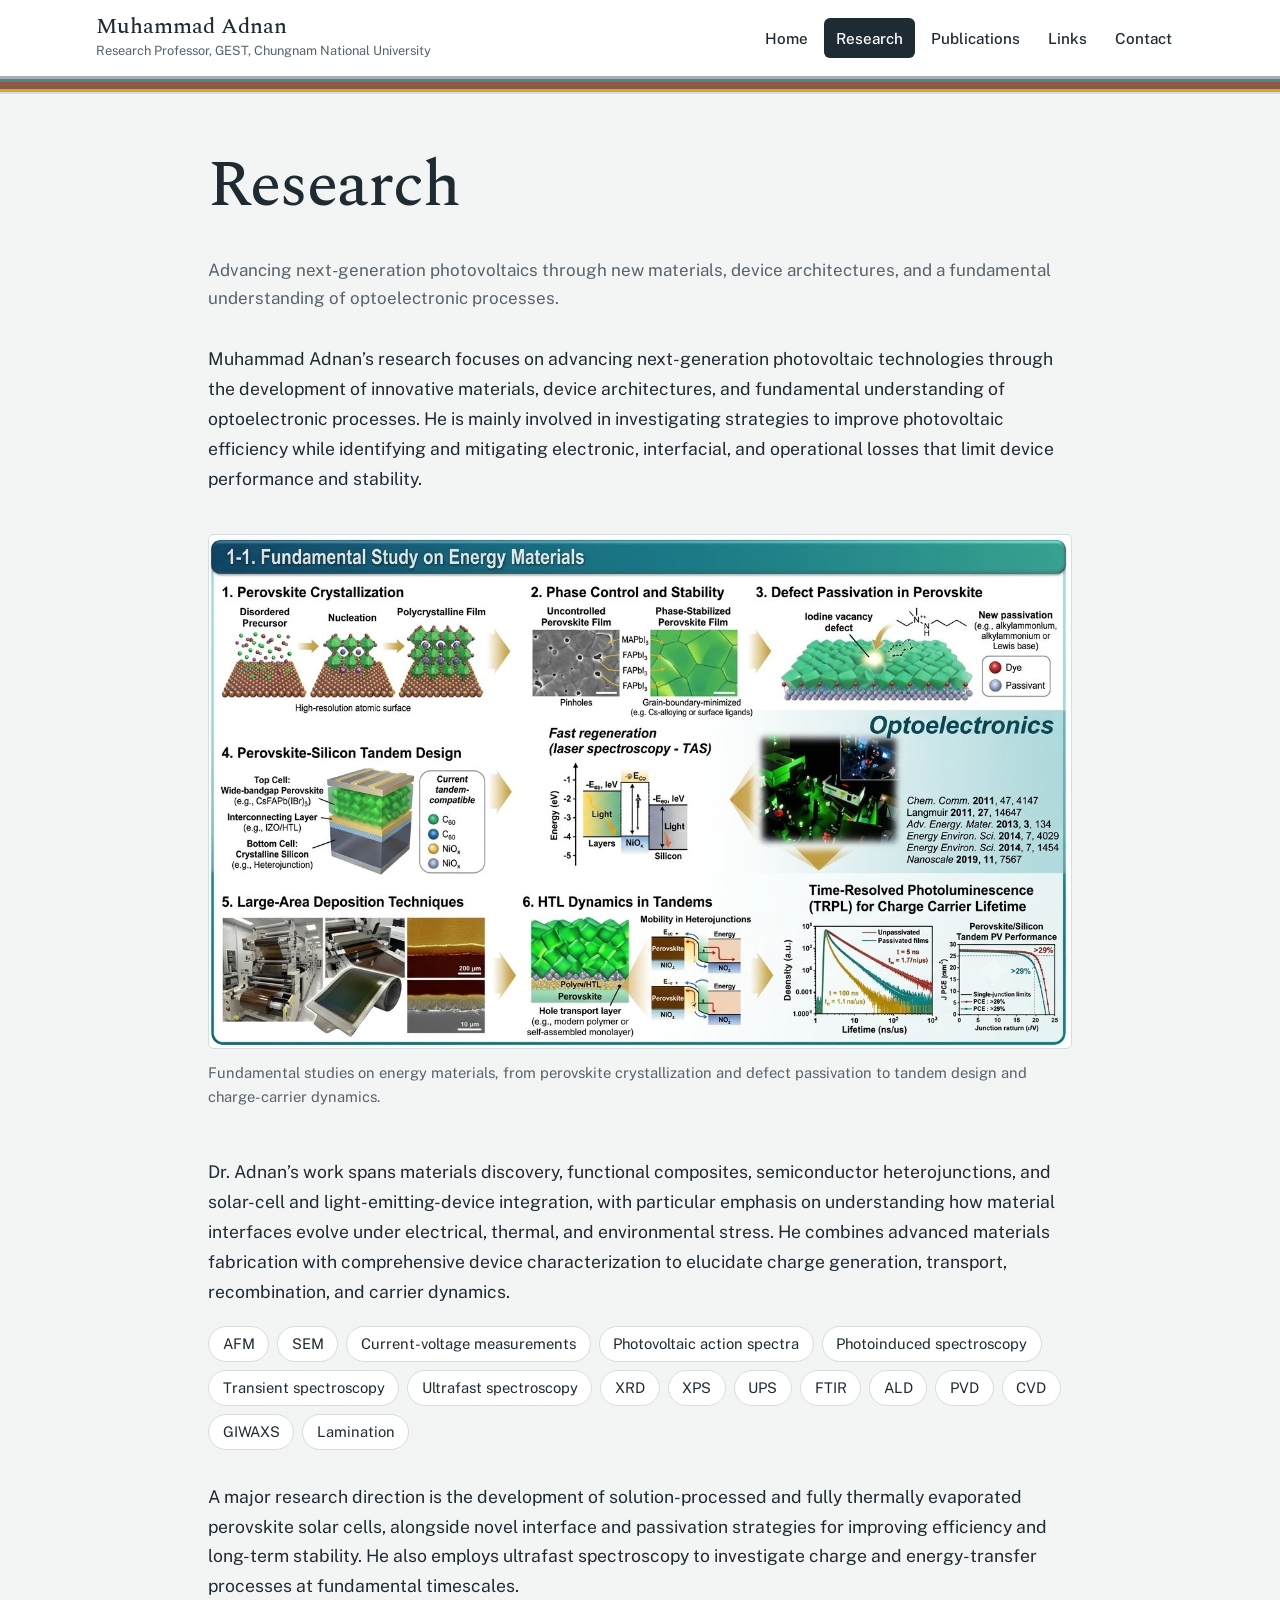
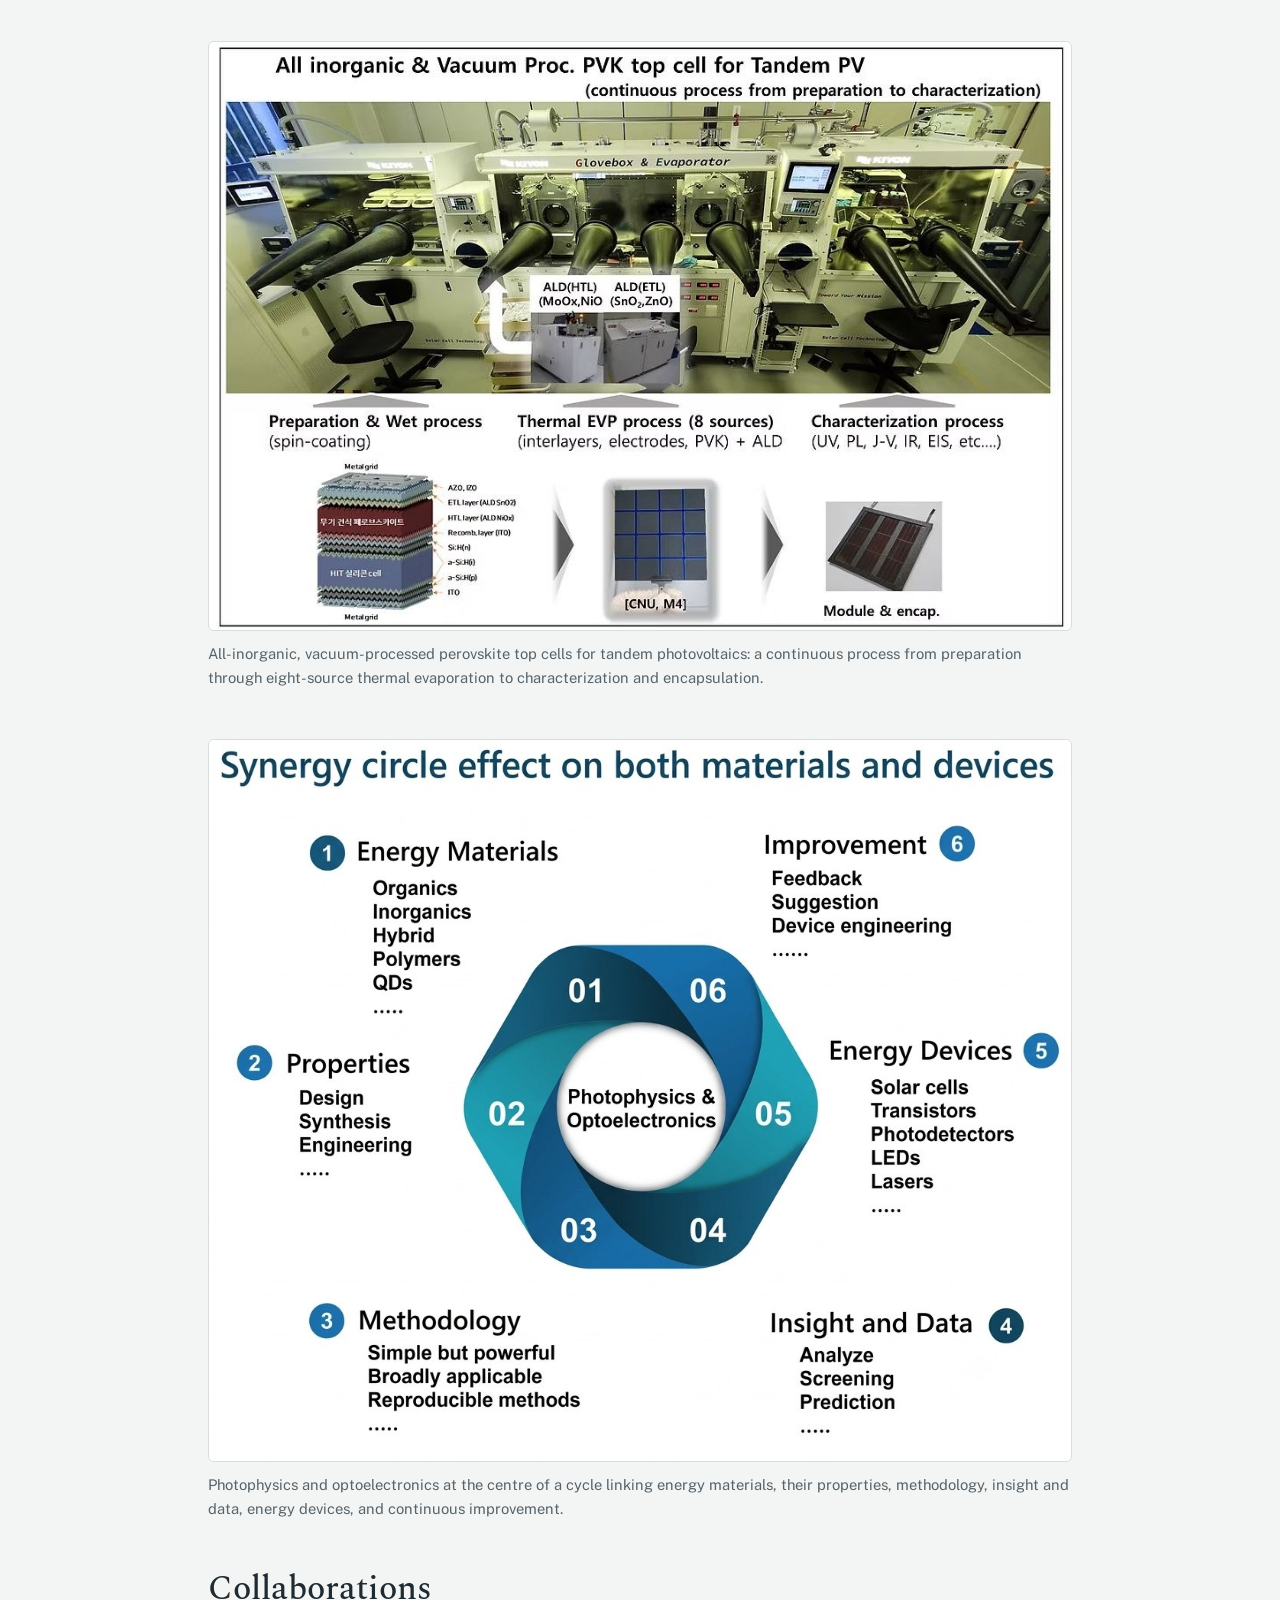
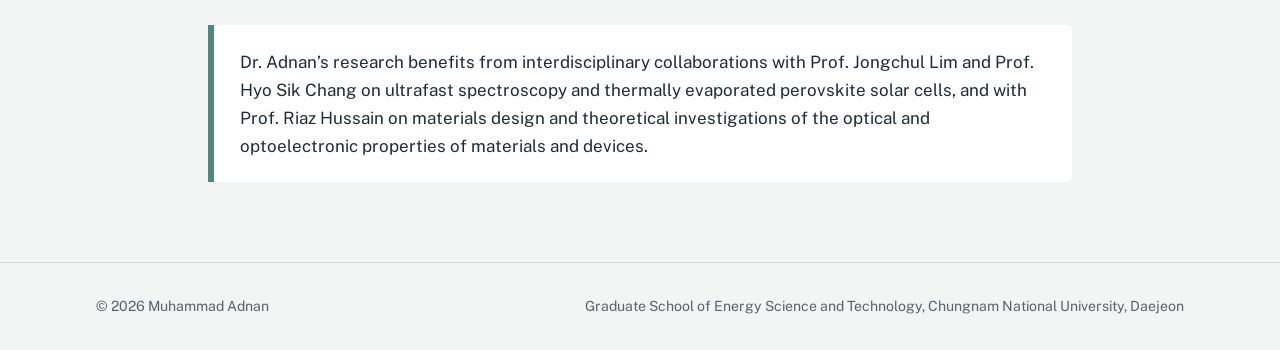
<file: research.html>
<!doctype html>
<html lang="en">
<head>
<meta charset="utf-8">
<meta name="viewport" content="width=device-width, initial-scale=1">
<title>Research | Muhammad Adnan</title>
<meta name="description" content="Research focus of Muhammad Adnan: perovskite photovoltaics, interface engineering, and ultrafast spectroscopy.">
<link rel="icon" href="assets/img/favicon.svg" type="image/svg+xml">
<link rel="preconnect" href="https://fonts.googleapis.com">
<link rel="preconnect" href="https://fonts.gstatic.com" crossorigin>
<link href="https://fonts.googleapis.com/css2?family=Public+Sans:wght@400;500;600;700&family=Spectral:ital,wght@0,400;0,500;0,600;1,400&display=swap" rel="stylesheet">
<link rel="stylesheet" href="assets/css/style.css">
</head>
<body data-page="research">
<a class="skip" href="#main">Skip to content</a>
<header class="site-header">
  <div class="wrap">
    <a class="brand" href="index.html">Muhammad Adnan<small>Research Professor, GEST, Chungnam National University</small></a>
    <nav aria-label="Main">
      <ul>
        <li><a href="index.html" data-page="home">Home</a></li>
        <li><a href="research.html" data-page="research">Research</a></li>
        <li><a href="publications.html" data-page="publications">Publications</a></li>
        <li><a href="links.html" data-page="links">Links</a></li>
        <li><a href="contact.html" data-page="contact">Contact</a></li>
      </ul>
    </nav>
  </div>
  <div class="stack-rule" aria-hidden="true"><span></span><span></span><span></span><span></span><span></span></div>
</header>
<main id="main" class="wrap">

<header class="page-title">
  <h1>Research</h1>
  <p>Advancing next-generation photovoltaics through new materials, device architectures, and a fundamental understanding of optoelectronic processes.</p>
</header>

<div class="prose">
  <p>Muhammad Adnan’s research focuses on advancing next-generation photovoltaic technologies through the development of innovative materials, device architectures, and fundamental understanding of optoelectronic processes. He is mainly involved in investigating strategies to improve photovoltaic efficiency while identifying and mitigating electronic, interfacial, and operational losses that limit device performance and stability.</p>
</div>

<figure class="figure">
  <a href="assets/img/fig-materials.jpg" target="_blank" rel="noopener" aria-label="Open full-size figure"><img src="assets/img/fig-materials.jpg" width="1342" height="800" loading="lazy"
       alt="Overview of fundamental studies on energy materials: perovskite crystallization, phase control and stability, defect passivation, perovskite-silicon tandem design, large-area deposition, and hole-transport-layer dynamics in tandems, with transient absorption and time-resolved photoluminescence results."></a>
  <figcaption>Fundamental studies on energy materials, from perovskite crystallization and defect passivation to tandem design and charge-carrier dynamics.</figcaption>
</figure>

<div class="prose">
  <p>Dr. Adnan’s work spans materials discovery, functional composites, semiconductor heterojunctions, and solar-cell and light-emitting-device integration, with particular emphasis on understanding how material interfaces evolve under electrical, thermal, and environmental stress. He combines advanced materials fabrication with comprehensive device characterization to elucidate charge generation, transport, recombination, and carrier dynamics.</p>
</div>

<ul class="chips" aria-label="Characterization techniques">
  <li>AFM</li><li>SEM</li><li>Current-voltage measurements</li><li>Photovoltaic action spectra</li><li>Photoinduced spectroscopy</li><li>Transient spectroscopy</li><li>Ultrafast spectroscopy</li><li>XRD</li><li>XPS</li><li>UPS</li><li>FTIR</li><li>ALD</li><li>PVD</li><li>CVD</li><li>GIWAXS</li><li>Lamination</li>
</ul>

<div class="prose">
  <p>A major research direction is the development of solution-processed and fully thermally evaporated perovskite solar cells, alongside novel interface and passivation strategies for improving efficiency and long-term stability. He also employs ultrafast spectroscopy to investigate charge and energy-transfer processes at fundamental timescales.</p>
</div>

<figure class="figure">
  <a href="assets/img/fig-tandem.jpg" target="_blank" rel="noopener" aria-label="Open full-size figure"><img src="assets/img/fig-tandem.jpg" width="977" height="666" loading="lazy"
       alt="Glovebox and thermal evaporator line for all-inorganic, vacuum-processed perovskite top cells for tandem photovoltaics, showing wet processing, an eight-source thermal evaporation process with ALD, characterization, and module encapsulation."></a>
  <figcaption>All-inorganic, vacuum-processed perovskite top cells for tandem photovoltaics: a continuous process from preparation through eight-source thermal evaporation to characterization and encapsulation.</figcaption>
</figure>

<figure class="figure">
  <a href="assets/img/fig-synergy.jpg" target="_blank" rel="noopener" aria-label="Open full-size figure"><img src="assets/img/fig-synergy.jpg" width="1128" height="944" loading="lazy"
       alt="Cycle diagram with photophysics and optoelectronics at the centre, linking energy materials, properties, methodology, insight and data, energy devices, and improvement."></a>
  <figcaption>Photophysics and optoelectronics at the centre of a cycle linking energy materials, their properties, methodology, insight and data, energy devices, and continuous improvement.</figcaption>
</figure>

<h2>Collaborations</h2>
<div class="collab">
  <p>Dr. Adnan’s research benefits from interdisciplinary collaborations with Prof. Jongchul Lim and Prof. Hyo Sik Chang on ultrafast spectroscopy and thermally evaporated perovskite solar cells, and with Prof. Riaz Hussain on materials design and theoretical investigations of the optical and optoelectronic properties of materials and devices.</p>
</div>
</main>
<footer class="site-footer">
  <div class="wrap">
    <span>&copy; <span data-year></span> Muhammad Adnan</span>
    <span>Graduate School of Energy Science and Technology, Chungnam National University, Daejeon</span>
  </div>
</footer>
<script src="assets/js/main.js" defer></script>
</body>
</html>
</file>
<file: assets/css/style.css>
/* Palette drawn from a perovskite solar cell stack:
   silver electrode, ITO glass, perovskite film, PbI2 yellow */
:root {
  --bg: #F3F5F4;
  --surface: #FFFFFF;
  --ink: #1F2B33;
  --muted: #56636B;
  --rule: #D6DDDB;
  --ag: #A9B0B5;
  --ito: #4F8582;
  --pvk: #8A5A44;
  --pvk-deep: #4A2F27;
  --pbi: #D9A62E;
  --link: #2E6562;
  --serif: "Spectral", Georgia, "Times New Roman", serif;
  --sans: "Public Sans", system-ui, -apple-system, "Segoe UI", Roboto, sans-serif;
  --wrap: 68rem;
  color-scheme: light dark;
}
@media (prefers-color-scheme: dark) {
  :root {
    --bg: #151B1F; --surface: #1C2429; --ink: #E4E9E8; --muted: #9AA7AD;
    --rule: #2C363C; --link: #86C1BC; --pvk-deep: #C99A7F;
  }
}

*, *::before, *::after { box-sizing: border-box; }
html { -webkit-text-size-adjust: 100%; }
body {
  margin: 0; background: var(--bg); color: var(--ink);
  font: 400 1.0625rem/1.65 var(--sans);
  min-height: 100vh; display: flex; flex-direction: column;
}
img { max-width: 100%; height: auto; display: block; }
a { color: var(--link); text-underline-offset: 0.18em; text-decoration-thickness: 1px; }
a:hover { text-decoration-thickness: 2px; }
:focus-visible { outline: 2px solid var(--pbi); outline-offset: 3px; border-radius: 2px; }
.wrap { width: min(100% - 2.5rem, var(--wrap)); margin-inline: auto; }
.prose { max-width: 40rem; }
.prose p { margin: 0 0 1.1em; }

h1, h2, h3 { font-family: var(--serif); font-weight: 500; line-height: 1.15; margin: 0 0 0.5em; }
h1 { font-size: clamp(2.4rem, 5.5vw, 4rem); letter-spacing: -0.015em; }
h2 { font-size: clamp(1.6rem, 3vw, 2.1rem); }
h3 { font-size: 1.25rem; font-weight: 600; }

.skip { position: absolute; left: -999px; }
.skip:focus { left: 1rem; top: 1rem; background: var(--surface); padding: .5rem 1rem; z-index: 10; }

/* ---------- header: the device stack as a rule ---------- */
.site-header { background: var(--surface); }
.site-header .wrap {
  display: flex; align-items: center; justify-content: space-between;
  gap: 1rem; flex-wrap: wrap; padding-block: 1rem;
}
.brand { font: 500 1.35rem/1 var(--serif); color: var(--ink); text-decoration: none; }
.brand small { display: block; font: 400 .8rem/1.4 var(--sans); color: var(--muted); margin-top: .3rem; }
nav ul { list-style: none; margin: 0; padding: 0; display: flex; gap: .25rem; flex-wrap: wrap; }
nav a {
  display: block; padding: .45rem .75rem; border-radius: 6px;
  color: var(--ink); text-decoration: none; font-weight: 500; font-size: .95rem;
}
nav a:hover { background: var(--bg); }
nav a[aria-current="page"] { background: var(--ink); color: var(--surface); }

.stack-rule { display: grid; grid-template-rows: 3px 3px 7px 3px 2px; }
.stack-rule span:nth-child(1) { background: var(--ag); }
.stack-rule span:nth-child(2) { background: var(--ito); }
.stack-rule span:nth-child(3) { background: var(--pvk); }
.stack-rule span:nth-child(4) { background: var(--pbi); }
.stack-rule span:nth-child(5) { background: var(--rule); }

main { padding-block: 3.5rem 5rem; flex: 1 0 auto; }
.page-title { margin-bottom: 2rem; }
.page-title p { color: var(--muted); max-width: 40rem; margin: 0; }

/* ---------- home ---------- */
.hero { display: grid; grid-template-columns: 1fr auto; gap: 3rem; align-items: center; }
.hero .role { font-size: 1.1rem; color: var(--muted); margin: 0 0 1.5rem; }
.hero .lede { font: 400 1.2rem/1.6 var(--serif); max-width: 36rem; margin: 0 0 2rem; }
.actions { display: flex; gap: .75rem; flex-wrap: wrap; }
.btn {
  display: inline-block; padding: .7rem 1.2rem; border-radius: 6px; font-weight: 600;
  text-decoration: none; border: 1.5px solid var(--ink); color: var(--ink);
}
.btn.primary { background: var(--ink); color: var(--surface); }
.btn:hover { text-decoration: none; transform: translateY(-1px); }

/* portrait sits on top of a layered film stack */
.portrait { position: relative; width: 15rem; padding: 0 0 0 1.4rem; }
.portrait img { position: relative; border-radius: 4px; width: 100%; }
.portrait::before {
  content: ""; position: absolute; left: 0; top: 1.4rem; bottom: -1.4rem; width: calc(100% - 1.4rem);
  border-radius: 4px;
  background: linear-gradient(var(--ag) 0 12%, var(--ito) 12% 30%, var(--pvk) 30% 72%, var(--pbi) 72% 88%, var(--rule) 88%);
}

.metrics {
  display: flex; flex-wrap: wrap; gap: 2.5rem; margin: 4.5rem 0 0; padding: 1.5rem 0 0;
  border-top: 1px solid var(--rule);
}
.metrics div { min-width: 6rem; }
.metrics dt { color: var(--muted); font-size: .9rem; }
.metrics dd { margin: 0; font: 500 2.2rem/1.1 var(--serif); }
.metrics-note { color: var(--muted); font-size: .85rem; margin: .75rem 0 0; }

.focus { margin-top: 5rem; }
.focus-list { list-style: none; padding: 0; margin: 1.5rem 0 0; display: grid; gap: 2px; }
.focus-list li {
  background: var(--surface); padding: 1.1rem 1.4rem 1.1rem 1.6rem;
  border-left: 6px solid var(--c); display: grid; grid-template-columns: 16rem 1fr; gap: 1.5rem;
}
.focus-list li:first-child { border-radius: 6px 6px 0 0; }
.focus-list li:last-child { border-radius: 0 0 6px 6px; }
.focus-list h3 { margin: 0; font-size: 1.1rem; }
.focus-list p { margin: 0; color: var(--muted); }

/* ---------- research ---------- */
.figure { margin: 2.5rem 0 3rem; }
.figure img { border-radius: 6px; border: 1px solid var(--rule); background: #fff; }
.figure figcaption { color: var(--muted); font-size: .92rem; margin-top: .7rem; max-width: 40rem; }
.chips { list-style: none; padding: 0; margin: 0 0 2rem; display: flex; flex-wrap: wrap; gap: .5rem; }
.chips li { background: var(--surface); border: 1px solid var(--rule); border-radius: 99px; padding: .3rem .85rem; font-size: .92rem; }
.collab { background: var(--surface); border-left: 6px solid var(--ito); padding: 1.4rem 1.6rem; border-radius: 0 6px 6px 0; max-width: 44rem; }
.collab p { margin: 0; }

/* ---------- publications ---------- */
.pub-tools { display: flex; gap: .75rem; flex-wrap: wrap; margin-bottom: 1rem; }
.pub-tools input, .pub-tools select {
  font: inherit; color: var(--ink); background: var(--surface);
  border: 1px solid var(--rule); border-radius: 6px; padding: .6rem .8rem;
}
.pub-tools input { flex: 1 1 18rem; }
.pub-count { color: var(--muted); font-size: .9rem; margin: 0 0 2rem; }
.pub-year { display: grid; grid-template-columns: 6rem 1fr; gap: 1.5rem; border-top: 1px solid var(--rule); padding-top: 1.25rem; margin-top: 1.25rem; }
.pub-year h2 { font-size: 1.6rem; color: var(--pvk-deep); margin: 0; position: sticky; top: 1rem; align-self: start; }
.pub-year ol { list-style: none; margin: 0; padding: 0; display: grid; gap: 1.4rem; }
.pub-title { font: 500 1.12rem/1.4 var(--serif); margin: 0 0 .25rem; }
.pub-title a { color: var(--ink); text-decoration: none; }
.pub-title a:hover { color: var(--link); text-decoration: underline; }
.pub-authors { margin: 0; font-size: .95rem; }
.pub-authors strong { font-weight: 700; }
.pub-venue { margin: 0; font-size: .92rem; color: var(--muted); font-style: italic; }
.pub-links { margin: .3rem 0 0; font-size: .88rem; display: flex; gap: 1rem; flex-wrap: wrap; }
.empty { background: var(--surface); border: 1px dashed var(--rule); border-radius: 6px; padding: 2rem; max-width: 40rem; }
.empty p { margin: 0 0 .5rem; }

/* ---------- links / contact ---------- */
.two-col { display: grid; grid-template-columns: 1fr 1fr; gap: 3rem; }
.link-list { list-style: none; padding: 0; margin: 0; border-top: 1px solid var(--rule); }
.link-list li { border-bottom: 1px solid var(--rule); }
.link-list a, .link-list span.item { display: flex; justify-content: space-between; gap: 1rem; padding: 1rem .25rem; text-decoration: none; color: var(--ink); }
.link-list a:hover { color: var(--link); }
.link-list .meta { color: var(--muted); font-size: .9rem; text-align: right; }

address { font-style: normal; font: 400 1.15rem/1.6 var(--serif); }
.contact-name { font-size: 1.5rem; margin-bottom: .25rem; }
.contact-rows { margin: 0; display: grid; grid-template-columns: auto 1fr; gap: .6rem 1.5rem; }
.contact-rows dt { color: var(--muted); }
.contact-rows dd { margin: 0; }

/* ---------- footer ---------- */
.site-footer { border-top: 1px solid var(--rule); padding-block: 2rem; color: var(--muted); font-size: .88rem; }
.site-footer .wrap { display: flex; justify-content: space-between; gap: 1rem; flex-wrap: wrap; }

/* ---------- motion: one entrance, on the home hero only ---------- */
@media (prefers-reduced-motion: no-preference) {
  .portrait::before { animation: deposit .9s cubic-bezier(.2,.7,.2,1) both; }
  @keyframes deposit { from { clip-path: inset(100% 0 0 0); } to { clip-path: inset(0); } }
}

/* ---------- responsive ---------- */
@media (max-width: 760px) {
  main { padding-block: 2.25rem 3.5rem; }
  .hero { grid-template-columns: 1fr; gap: 2.5rem; }
  .hero .portrait { order: -1; width: 11rem; }
  .focus-list li { grid-template-columns: 1fr; gap: .3rem; }
  .pub-year { grid-template-columns: 1fr; gap: .75rem; }
  .pub-year h2 { position: static; }
  .two-col { grid-template-columns: 1fr; gap: 2.5rem; }
  .metrics { gap: 1.5rem 2rem; margin-top: 3.5rem; }
  .metrics dd { font-size: 1.8rem; }
}

/* ---------- research page: text and figures share one column ---------- */
[data-page="research"] main > * { max-width: 54rem; margin-left: auto; margin-right: auto; }
[data-page="research"] main > .prose,
[data-page="research"] main > .collab { max-width: 54rem; }
[data-page="research"] .page-title p,
[data-page="research"] .figure figcaption { max-width: none; }
[data-page="research"] .prose p { font-size: 1.1rem; line-height: 1.7; }
.figure a { display: block; cursor: zoom-in; }
</file>
